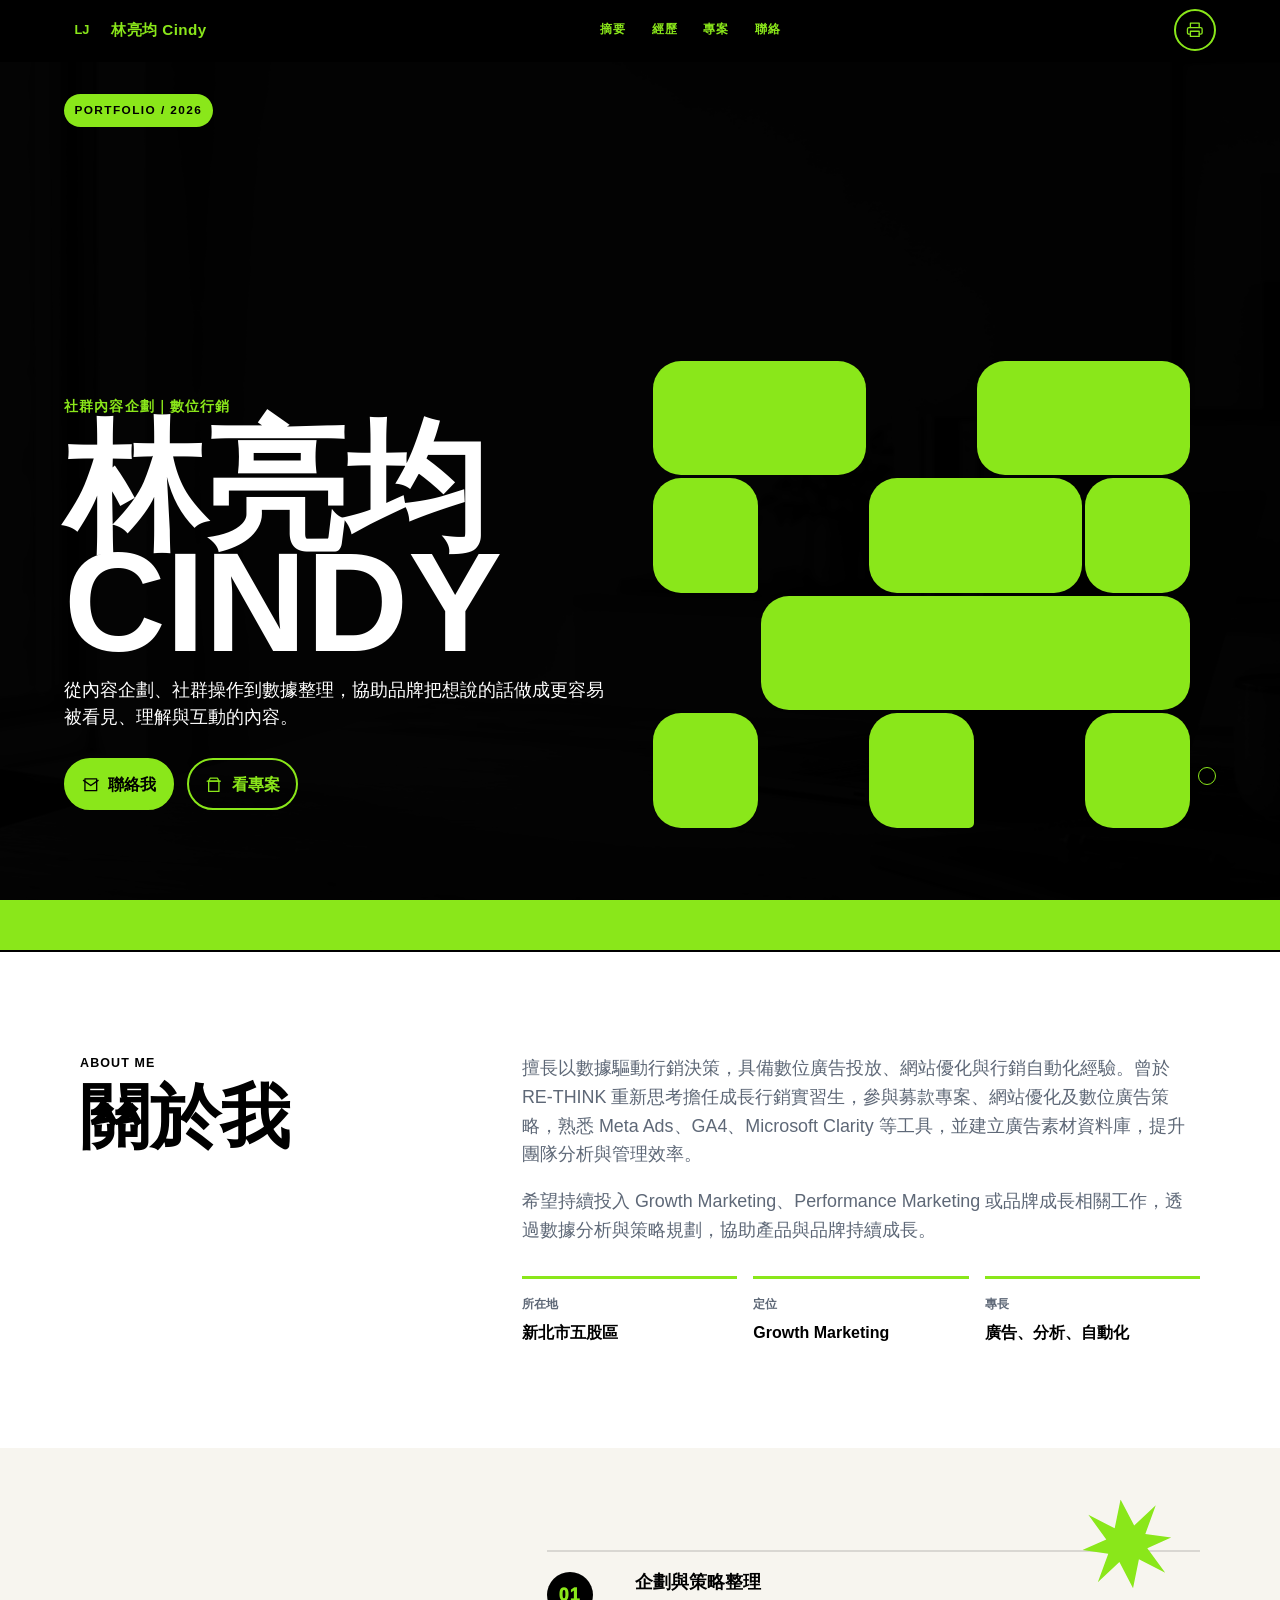
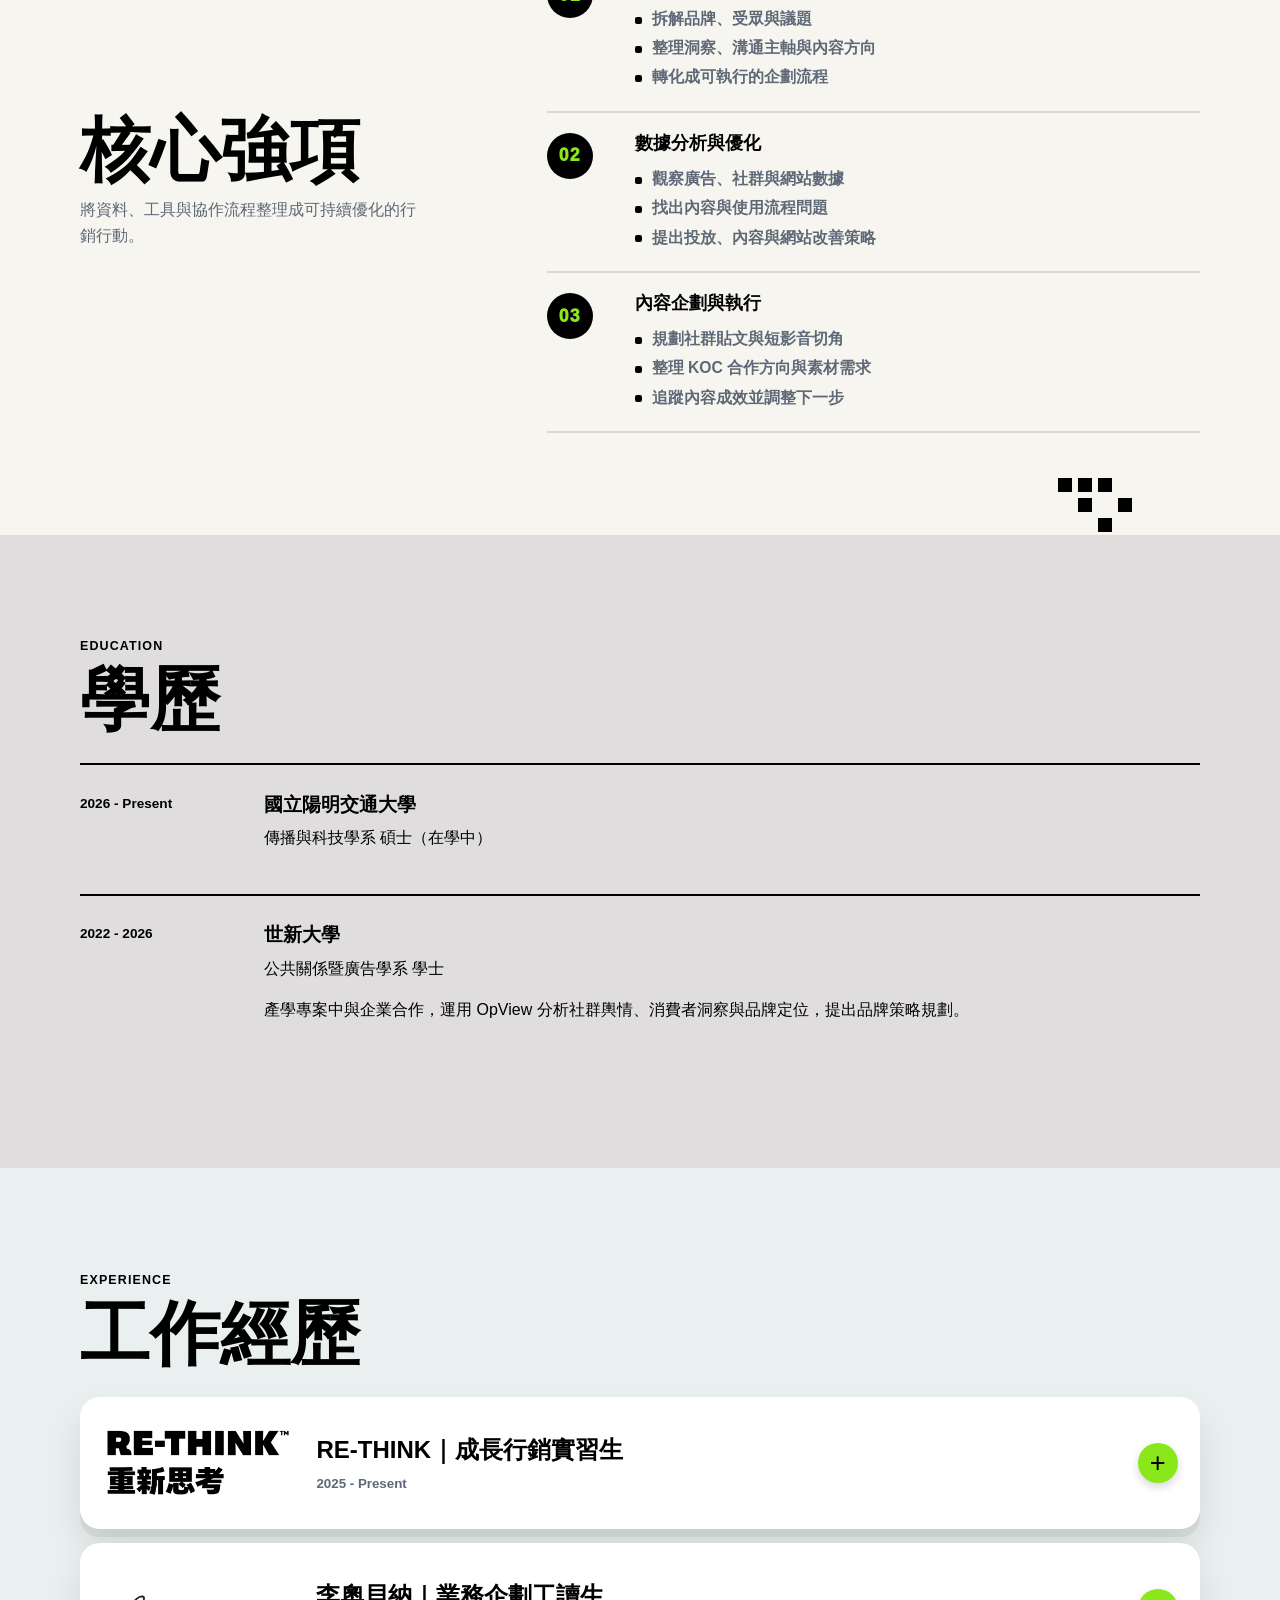
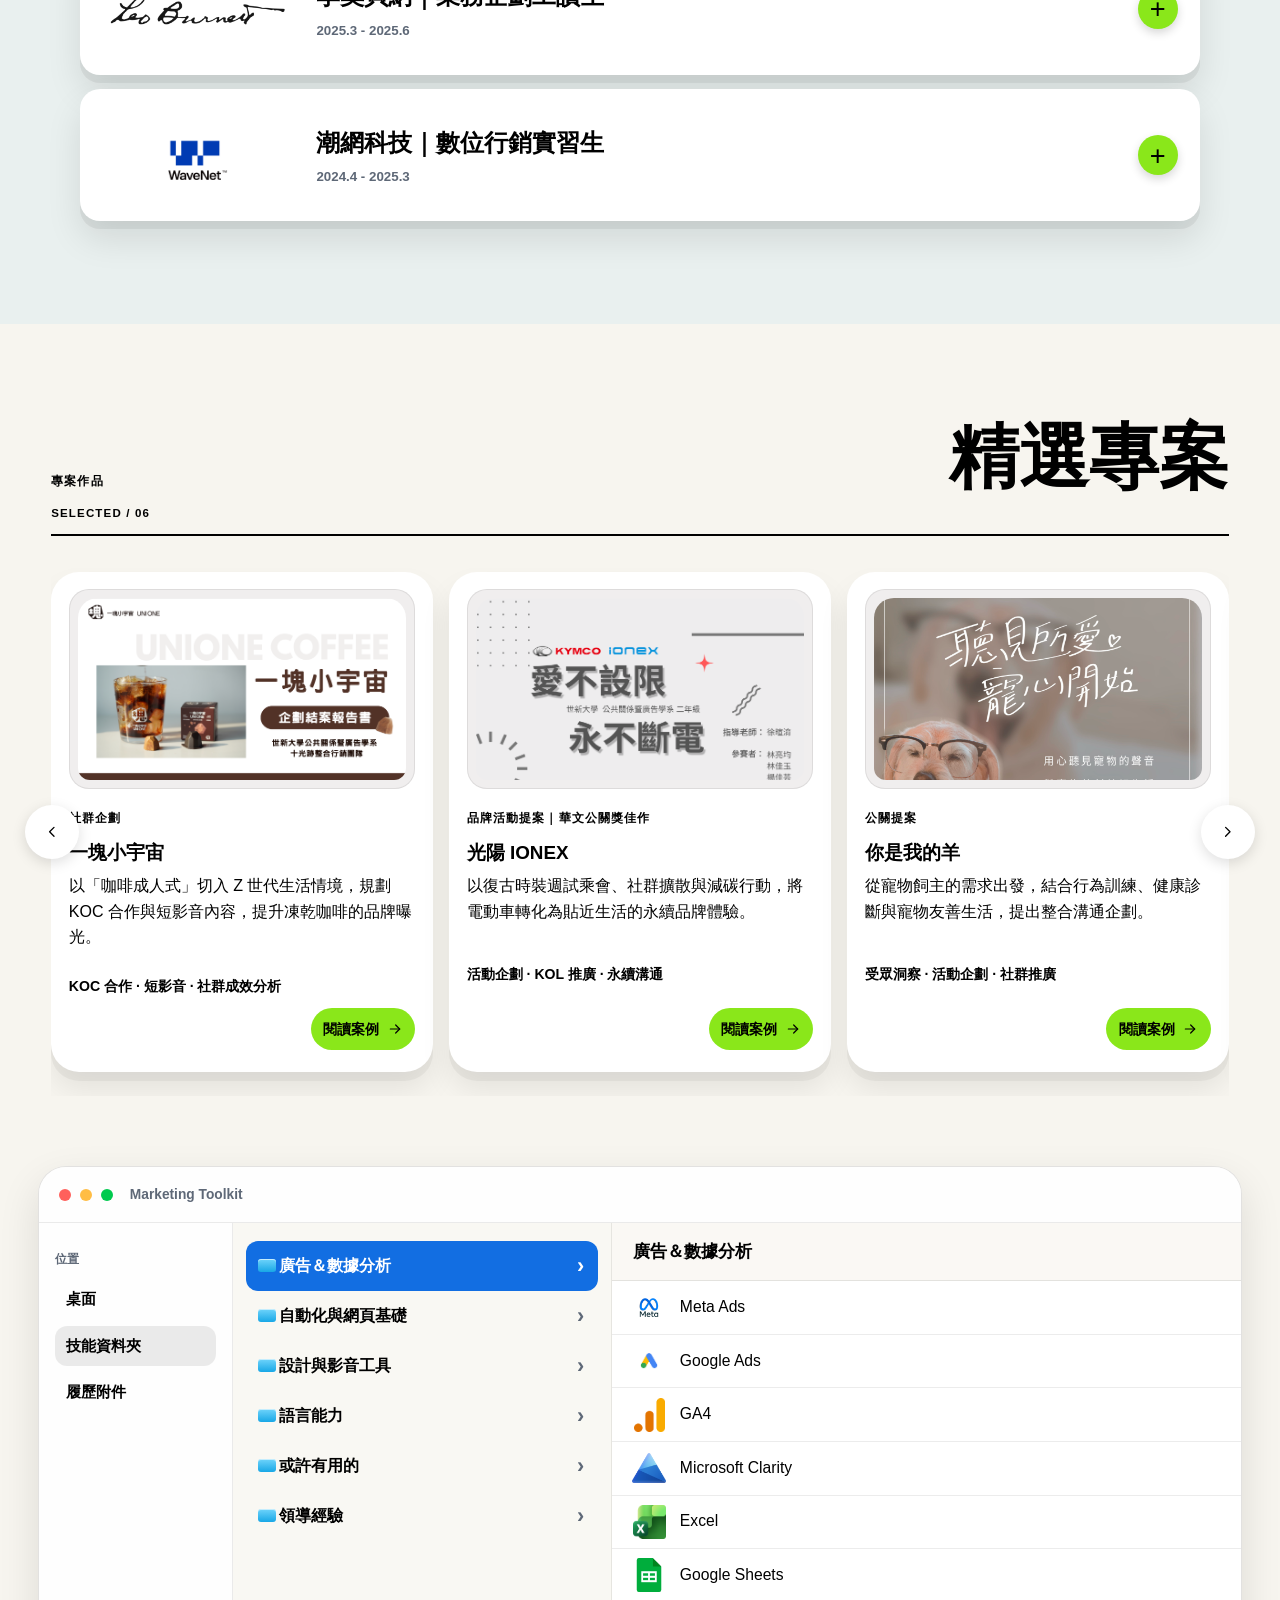
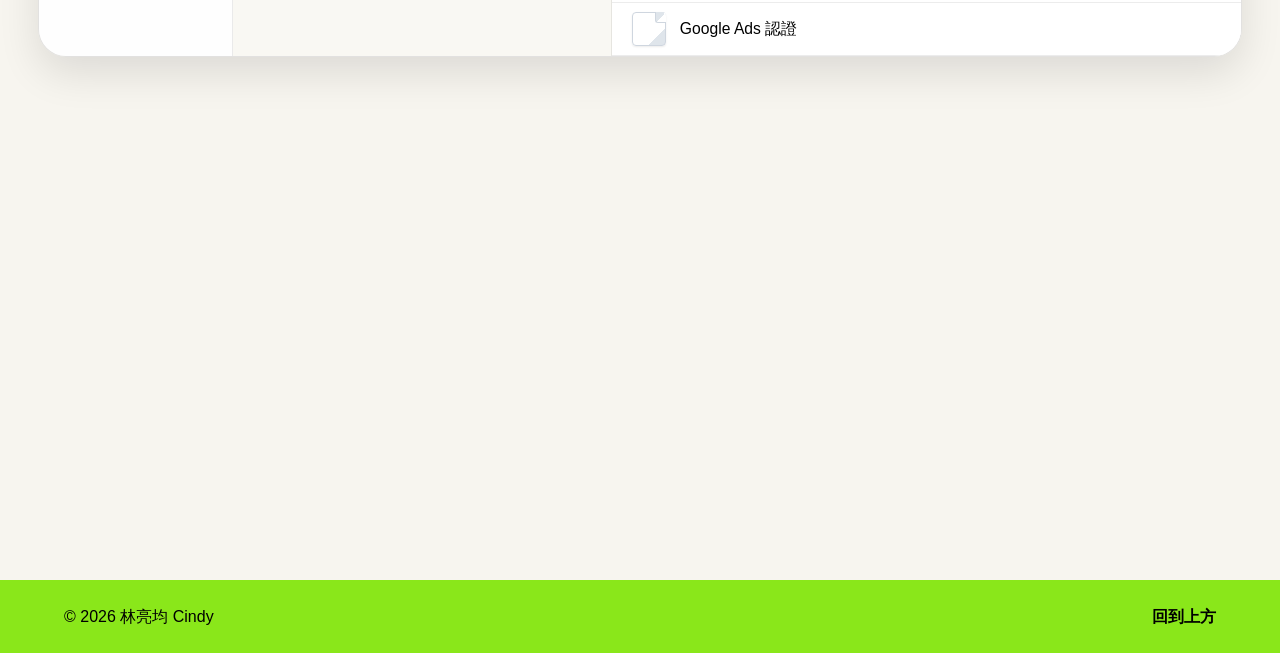
<file: index.html>
<!doctype html>
<html lang="zh-Hant">
  <head>
    <meta charset="utf-8">
    <meta name="viewport" content="width=device-width, initial-scale=1">
    <title>林亮均 Cindy | Growth Marketing</title>
    <meta
      name="description"
      content="林亮均 Cindy 的個人履歷網站，聚焦 Growth Marketing、Performance Marketing、數據分析與行銷自動化。"
    >
    <link rel="stylesheet" href="./styles.css">
  </head>
  <body class="portfolio-home">
    <header class="site-header" aria-label="主要導覽">
      <a class="brand" href="#top" aria-label="回到頁首">
        <span class="brand-mark">LJ</span>
        <span>林亮均 Cindy</span>
      </a>
      <nav class="nav-links" aria-label="頁面區塊">
        <a href="#profile">摘要</a>
        <a href="#experience">經歷</a>
        <a href="#projects">專案</a>
        <a href="#contact">聯絡</a>
      </nav>
      <button class="icon-button" type="button" id="printButton" aria-label="列印履歷">
        <svg viewBox="0 0 24 24" aria-hidden="true">
          <path d="M6 9V3h12v6"></path>
          <path d="M6 18H4a2 2 0 0 1-2-2v-5a2 2 0 0 1 2-2h16a2 2 0 0 1 2 2v5a2 2 0 0 1-2 2h-2"></path>
          <path d="M6 14h12v7H6z"></path>
        </svg>
      </button>
    </header>

    <main id="top">
      <section class="hero" aria-labelledby="hero-title">
        <img class="hero-image" src="./assets/workspace-banner.png" alt="整潔的專業工作桌面">
        <div class="hero-overlay"></div>
        <div class="hero-blocks" aria-hidden="true"><span></span><span></span><span></span><span></span><span></span><span></span><span></span><span></span><span></span></div>
        <div class="hero-pattern" aria-hidden="true"><span></span><span></span><span></span></div>
        <div class="hero-content">
          <p class="hero-index">PORTFOLIO / 2026</p>
          <p class="eyebrow">社群內容企劃｜數位行銷</p>
          <h1 id="hero-title">林亮均 Cindy</h1>
          <p class="hero-lede">
            從內容企劃、社群操作到數據整理，協助品牌把想說的話做成更容易被看見、理解與互動的內容。
          </p>
          <div class="hero-actions" aria-label="主要操作">
            <a class="primary-action" href="#contact">
              <svg viewBox="0 0 24 24" aria-hidden="true"><path d="M4 4h16v16H4z"></path><path d="m22 6-10 7L2 6"></path></svg>
              聯絡我
            </a>
            <a class="secondary-action" href="#projects">
              <svg viewBox="0 0 24 24" aria-hidden="true"><path d="M3 7h18"></path><path d="M7 3h10l2 4H5z"></path><path d="M5 7v14h14V7"></path></svg>
              看專案
            </a>
          </div>
        </div>
      </section>

      <div class="motion-tape" aria-hidden="true">
        <div>希望有機會被錄取 ٩(ˊᗜˋ*)و ✦ 內容企劃 ✦ 社群操作 (•̀ᴗ•́)و ✦ 數據整理 ✦ 品牌策略 ✦ 內容企劃 ✦ 社群操作 (•̀ᴗ•́)و ✦ 數據整理 ✦ 品牌策略 ✦ 希望有機會被錄取 ٩(ˊᗜˋ*)و</div>
      </div>

      <section class="summary-band" id="profile" aria-labelledby="profile-title" data-reveal>
        <div class="section-inner profile-grid">
          <div>
            <p class="section-kicker">About Me</p>
            <h2 id="profile-title">關於我</h2>
          </div>
          <div class="profile-copy">
            <p>
              擅長以數據驅動行銷決策，具備數位廣告投放、網站優化與行銷自動化經驗。曾於 RE-THINK 重新思考擔任成長行銷實習生，參與募款專案、網站優化及數位廣告策略，熟悉 Meta Ads、GA4、Microsoft Clarity 等工具，並建立廣告素材資料庫，提升團隊分析與管理效率。
            </p>
            <p>
              希望持續投入 Growth Marketing、Performance Marketing 或品牌成長相關工作，透過數據分析與策略規劃，協助產品與品牌持續成長。
            </p>
            <dl class="quick-facts">
              <div><dt>所在地</dt><dd>新北市五股區</dd></div>
              <div><dt>定位</dt><dd>Growth Marketing</dd></div>
              <div><dt>專長</dt><dd>廣告、分析、自動化</dd></div>
            </dl>
          </div>
        </div>
      </section>

      <section class="section-inner split-section strengths-section" aria-labelledby="strengths-title" data-reveal>
        <div>
          <h2 id="strengths-title">核心強項</h2>
          <p class="section-note">將資料、工具與協作流程整理成可持續優化的行銷行動。</p>
        </div>
        <ul class="skill-list" aria-label="核心強項列表">
          <li>
            <span class="skill-index">01</span>
            <span class="skill-title">企劃與策略整理</span>
            <ul>
              <li>拆解品牌、受眾與議題</li>
              <li>整理洞察、溝通主軸與內容方向</li>
              <li>轉化成可執行的企劃流程</li>
            </ul>
          </li>
          <li>
            <span class="skill-index">02</span>
            <span class="skill-title">數據分析與優化</span>
            <ul>
              <li>觀察廣告、社群與網站數據</li>
              <li>找出內容與使用流程問題</li>
              <li>提出投放、內容與網站改善策略</li>
            </ul>
          </li>
          <li>
            <span class="skill-index">03</span>
            <span class="skill-title">內容企劃與執行</span>
            <ul>
              <li>規劃社群貼文與短影音切角</li>
              <li>整理 KOC 合作方向與素材需求</li>
              <li>追蹤內容成效並調整下一步</li>
            </ul>
          </li>
        </ul>
      </section>

      <section class="education-band" aria-labelledby="education-title" data-reveal>
        <div class="section-inner">
          <div class="section-heading">
            <p class="section-kicker">Education</p>
            <h2 id="education-title">學歷</h2>
          </div>
          <div class="timeline">
            <article class="timeline-item">
              <div class="timeline-date">2026 - Present</div>
              <div class="timeline-content"><h3>國立陽明交通大學</h3><p>傳播與科技學系 碩士（在學中）</p></div>
            </article>
            <article class="timeline-item">
              <div class="timeline-date">2022 - 2026</div>
              <div class="timeline-content"><h3>世新大學</h3><p>公共關係暨廣告學系 學士</p><p>產學專案中與企業合作，運用 OpView 分析社群輿情、消費者洞察與品牌定位，提出品牌策略規劃。</p></div>
            </article>
          </div>
        </div>
      </section>

      <section class="experience-band" id="experience" aria-labelledby="experience-title" data-reveal>
        <div class="section-inner">
          <div class="section-heading"><p class="section-kicker">Experience</p><h2 id="experience-title">工作經歷</h2></div>
          <div class="experience-accordion" aria-label="公司工作經歷">
            <details class="experience-item">
              <summary>
                <span class="experience-logo rethink-logo"><img src="./assets/companies/rethink-logo.png" alt="RE-THINK 重新思考"></span>
                <span class="experience-summary"><strong>RE-THINK｜成長行銷實習生</strong><small>2025 - Present</small></span>
                <span class="experience-toggle" aria-hidden="true">+</span>
              </summary>
              <div class="experience-panel">
                <p>參與募款專案、網站優化與數位廣告策略，將廣告成效、使用者行為與團隊營運串成可行動的優化流程。</p>
                <ul>
                  <li>協助 Meta 募款廣告投放與日常優化，追蹤 CPA、CTR、ROAS 等成效指標。</li>
                  <li>使用 GA4 與 Microsoft Clarity 分析使用者行為，協助 Landing Page 與使用者體驗改善。</li>
                  <li>協助規劃 SEO 文章架構，提高網站自然流量與內容可讀性。</li>
                  <li>建立廣告素材資料庫，整合素材、文案、受眾與成效數據，並使用 Google Apps Script 建立管理流程。</li>
                  <li>協助年度募款專案、行銷企劃與「回收大百科」內容及架構優化。</li>
                </ul>
              </div>
            </details>
            <details class="experience-item">
              <summary>
                <span class="experience-logo leo-logo"><img src="./assets/companies/leo-burnett-logo.png" alt="Leo Burnett 李奧貝納"></span>
                <span class="experience-summary"><strong>李奧貝納｜業務企劃工讀生</strong><small>2025.3 - 2025.6</small></span>
                <span class="experience-toggle" aria-hidden="true">+</span>
              </summary>
              <div class="experience-panel">
                <p>協助業務企劃團隊整理例行報表並參與提案發想。</p>
                <ul>
                  <li>協助整理月報，將資料轉化為團隊可討論的行銷資訊，並利用 OpView 觀察品牌聲量。</li>
                  <li>參與提案發想，支援廣告企劃與溝通內容整理。</li>
                </ul>
              </div>
            </details>
            <details class="experience-item">
              <summary>
                <span class="experience-logo wave-logo"><img src="./assets/companies/wavenet-logo.png" alt="WaveNet 潮網科技"></span>
                <span class="experience-summary"><strong>潮網科技｜數位行銷實習生</strong><small>2024.4 - 2025.3</small></span>
                <span class="experience-toggle" aria-hidden="true">+</span>
              </summary>
              <div class="experience-panel">
                <p>參與數位廣告執行與資料整理，累積廣告操作與市場研究概念。</p>
                <ul>
                  <li>協助 AM 上稿，了解廣告操作流程與執行細節。</li>
                  <li>整理數據報表，支援廣告成效追蹤。</li>
                  <li>進行市場調查，協助團隊掌握產業與競品資訊。</li>
                </ul>
              </div>
            </details>
          </div>
        </div>
      </section>

      <section class="section-inner" id="projects" aria-labelledby="projects-title" data-reveal>
        <div class="section-heading"><p class="section-kicker">專案作品</p><h2 id="projects-title">精選專案</h2></div>
        <div class="project-carousel" aria-label="精選專案輪播">
          <div class="project-controls">
            <button class="carousel-button" type="button" id="projectPrev" aria-label="查看上一個專案">
              <svg viewBox="0 0 24 24" aria-hidden="true"><path d="m15 18-6-6 6-6"></path></svg>
            </button>
            <button class="carousel-button" type="button" id="projectNext" aria-label="查看下一個專案">
              <svg viewBox="0 0 24 24" aria-hidden="true"><path d="m9 18 6-6-6-6"></path></svg>
            </button>
          </div>
          <div class="project-grid" id="projectTrack" tabindex="0">
            <article class="project-card" data-href="./projects/one-block-universe.html" role="link" tabindex="0"><figure class="project-media"><img src="./assets/project-covers/one-block-universe.png" alt="一塊小宇宙企劃結案報告封面"></figure><p class="project-type">社群企劃</p><h3>一塊小宇宙</h3><p>以「咖啡成人式」切入 Z 世代生活情境，規劃 KOC 合作與短影音內容，提升凍乾咖啡的品牌曝光。</p><span class="project-tools">KOC 合作 · 短影音 · 社群成效分析</span><a href="./projects/one-block-universe.html">閱讀案例 <svg viewBox="0 0 24 24" aria-hidden="true"><path d="M5 12h14"></path><path d="m13 6 6 6-6 6"></path></svg></a></article>
            <article class="project-card" data-href="./projects/ionex.html" role="link" tabindex="0"><figure class="project-media"><img src="./assets/project-covers/ionex.png" alt="光陽 IONEX 永不斷電企劃封面"></figure><p class="project-type">品牌活動提案｜華文公關獎佳作</p><h3>光陽 IONEX</h3><p>以復古時裝週試乘會、社群擴散與減碳行動，將電動車轉化為貼近生活的永續品牌體驗。</p><span class="project-tools">活動企劃 · KOL 推廣 · 永續溝通</span><a href="./projects/ionex.html">閱讀案例 <svg viewBox="0 0 24 24" aria-hidden="true"><path d="M5 12h14"></path><path d="m13 6 6 6-6 6"></path></svg></a></article>
            <article class="project-card" data-href="./projects/you-are-my-sheep.html" role="link" tabindex="0"><figure class="project-media"><img src="./assets/project-covers/you-are-my-sheep-card.png" alt="你是我的羊公關提案封面"></figure><p class="project-type">公關提案</p><h3>你是我的羊</h3><p>從寵物飼主的需求出發，結合行為訓練、健康診斷與寵物友善生活，提出整合溝通企劃。</p><span class="project-tools">受眾洞察 · 活動企劃 · 社群推廣</span><a href="./projects/you-are-my-sheep.html">閱讀案例 <svg viewBox="0 0 24 24" aria-hidden="true"><path d="M5 12h14"></path><path d="m13 6 6 6-6 6"></path></svg></a></article>
            <article class="project-card" data-href="./projects/golden-calf.html" role="link" tabindex="0"><figure class="project-media"><img src="./assets/project-covers/golden-calf-card.png" alt="饅不住了頭偷告訴你金犢獎企劃封面"></figure><p class="project-type">2023 金犢獎｜旺旺集團網路行銷企劃</p><h3>饅不住了，頭偷告訴你</h3><p>以健康與快樂為溝通核心，透過社群互動、親子活動與體驗內容，為旺仔小饅頭設計四階段整合行銷企劃。</p><span class="project-tools">品牌洞察 · 社群企劃 · KOL 合作 · 活動整合</span><a href="./projects/golden-calf.html">閱讀案例 <svg viewBox="0 0 24 24" aria-hidden="true"><path d="M5 12h14"></path><path d="m13 6 6 6-6 6"></path></svg></a></article>
            <article class="project-card" data-href="./projects/ad-creative-database.html" role="link" tabindex="0"><figure class="project-media"><img src="./assets/project-covers/ad-creative-database.png" alt="廣告素材資料庫介面展示"></figure><p class="project-type">內部工具｜行銷自動化</p><h3>廣告素材資料庫</h3><p>建立內部素材資料庫，整合素材圖像、投放切角、受眾分類與成效欄位，協助團隊快速篩選可復投素材。</p><span class="project-tools">Google Apps Script · Google Sheets · 資料保密僅展示截圖</span><a href="./projects/ad-creative-database.html">閱讀案例 <svg viewBox="0 0 24 24" aria-hidden="true"><path d="M5 12h14"></path><path d="m13 6 6 6-6 6"></path></svg></a></article>
            <article class="project-card" data-href="./projects/recyclepedia.html" role="link" tabindex="0"><figure class="project-media"><img src="./assets/project-covers/recyclepedia.png" alt="回收大百科網站優化封面"></figure><p class="project-type">RE-THINK｜網站優化提案</p><h3>回收大百科網站優化</h3><p>透過 GA4 與 Microsoft Clarity 觀察使用者行為，並參考網站範例與 mentor 討論，整理搜尋、導覽與文章頁功能優化方向。</p><span class="project-tools">GA4 · Microsoft Clarity · 網站範例研究</span><a href="./projects/recyclepedia.html">閱讀案例 <svg viewBox="0 0 24 24" aria-hidden="true"><path d="M5 12h14"></path><path d="m13 6 6 6-6 6"></path></svg></a></article>
          </div>
        </div>
      </section>

      <section class="skills-band toolkit-band" aria-label="工具、證照與經驗" data-reveal>
        <div class="section-inner toolkit-full">
          <div class="finder-window" aria-label="工具、證照與經驗 Finder 視窗">
            <div class="finder-window-bar"><span></span><span></span><span></span><strong>Marketing Toolkit</strong></div>
            <div class="finder-body">
              <aside class="finder-sidebar" aria-label="工具箱位置">
                <span>位置</span>
                <strong>桌面</strong>
                <strong class="is-current">技能資料夾</strong>
                <strong>履歷附件</strong>
              </aside>
              <nav class="finder-list" aria-label="工具分類">
                <button class="finder-category is-active" type="button" data-finder-target="ads" aria-selected="true">廣告＆數據分析</button>
                <button class="finder-category" type="button" data-finder-target="automation" aria-selected="false">自動化與網頁基礎</button>
                <button class="finder-category" type="button" data-finder-target="design" aria-selected="false">設計與影音工具</button>
                <button class="finder-category" type="button" data-finder-target="language" aria-selected="false">語言能力</button>
                <button class="finder-category" type="button" data-finder-target="extra" aria-selected="false">或許有用的</button>
                <button class="finder-category" type="button" data-finder-target="leadership" aria-selected="false">領導經驗</button>
              </nav>
              <div class="finder-detail" aria-live="polite">
                <article class="finder-panel is-active" data-finder-panel="ads"><span class="finder-panel-icon" aria-hidden="true"></span><h3>廣告＆數據分析</h3><ul><li><img class="finder-logo" src="./assets/toolkit/meta.png" alt="">Meta Ads</li><li><img class="finder-logo" src="./assets/toolkit/google-ads.png" alt="">Google Ads</li><li><img class="finder-logo" src="./assets/toolkit/ga4.png" alt="">GA4</li><li><img class="finder-logo" src="./assets/toolkit/clarity.png" alt="">Microsoft Clarity</li><li><img class="finder-logo" src="./assets/toolkit/excel.png" alt="">Excel</li><li><img class="finder-logo" src="./assets/toolkit/google-sheets.png" alt="">Google Sheets</li><li><span class="finder-file-icon" aria-hidden="true"></span>Google Ads 認證</li></ul></article>
                <article class="finder-panel" data-finder-panel="automation"><span class="finder-panel-icon" aria-hidden="true"></span><h3>自動化與網頁基礎</h3><ul><li><img class="finder-logo" src="./assets/toolkit/apps-script.png" alt="">Google Apps Script</li><li><img class="finder-logo" src="./assets/toolkit/wordpress.png" alt="">WordPress</li></ul></article>
                <article class="finder-panel" data-finder-panel="design"><span class="finder-panel-icon" aria-hidden="true"></span><h3>設計與影音工具</h3><ul><li><img class="finder-logo" src="./assets/toolkit/canva.png" alt="">Canva</li><li><img class="finder-logo" src="./assets/toolkit/capcut.png" alt="">CapCut</li><li><img class="finder-logo" src="./assets/toolkit/figma.png" alt="">Figma</li></ul></article>
                <article class="finder-panel" data-finder-panel="language"><span class="finder-panel-icon" aria-hidden="true"></span><h3>語言能力</h3><ul><li><img class="finder-logo" src="./assets/toolkit/toeic.png" alt="">TOEIC 815</li></ul></article>
                <article class="finder-panel" data-finder-panel="extra"><span class="finder-panel-icon" aria-hidden="true"></span><h3>或許有用的</h3><ul><li><a href="./assets/toolkit/youtube-creator-badge.pdf" target="_blank" rel="noreferrer"><span class="finder-file-icon finder-file-icon-pdf" aria-hidden="true">PDF</span>YouTube 創作者新星計畫.pdf</a></li><li><span class="finder-file-icon" aria-hidden="true"></span>普通重型機車駕照</li><li><span class="finder-file-icon" aria-hidden="true"></span>普通小型車駕照</li></ul></article>
                <article class="finder-panel" data-finder-panel="leadership"><span class="finder-panel-icon" aria-hidden="true"></span><h3>領導經驗</h3><ul><li><span class="finder-file-icon" aria-hidden="true"></span><span><strong>高中吉他社社長：</strong>負責活動規劃、團隊管理與跨社團合作。</span></li><li><span class="finder-file-icon" aria-hidden="true"></span><span><strong>畢業聯合會副主席：</strong>協助大型校園活動規劃與團隊協作。</span></li></ul></article>
              </div>
            </div>
          </div>
        </div>
      </section>

      <section class="contact-band" id="contact" aria-labelledby="contact-title" data-reveal>
        <div class="section-inner contact-layout">
          <div><p class="section-kicker">Contact</p><h2 id="contact-title">找得到我的地方</h2><p class="contact-note">希望有機會被錄取 ٩(ˊᗜˋ*)و</p></div>
          <address class="contact-list">
            <a href="mailto:abcd274585@gmail.com"><span>Email</span>abcd274585@gmail.com</a>
            <a href="tel:0963575801"><span>Phone</span>0963-575-801</a>
          </address>
        </div>
      </section>
    </main>

    <footer class="site-footer"><span>© <span id="year"></span> 林亮均 Cindy</span><a href="#top">回到上方</a></footer>
    <script src="./script.js"></script>
  </body>
</html>
</file>
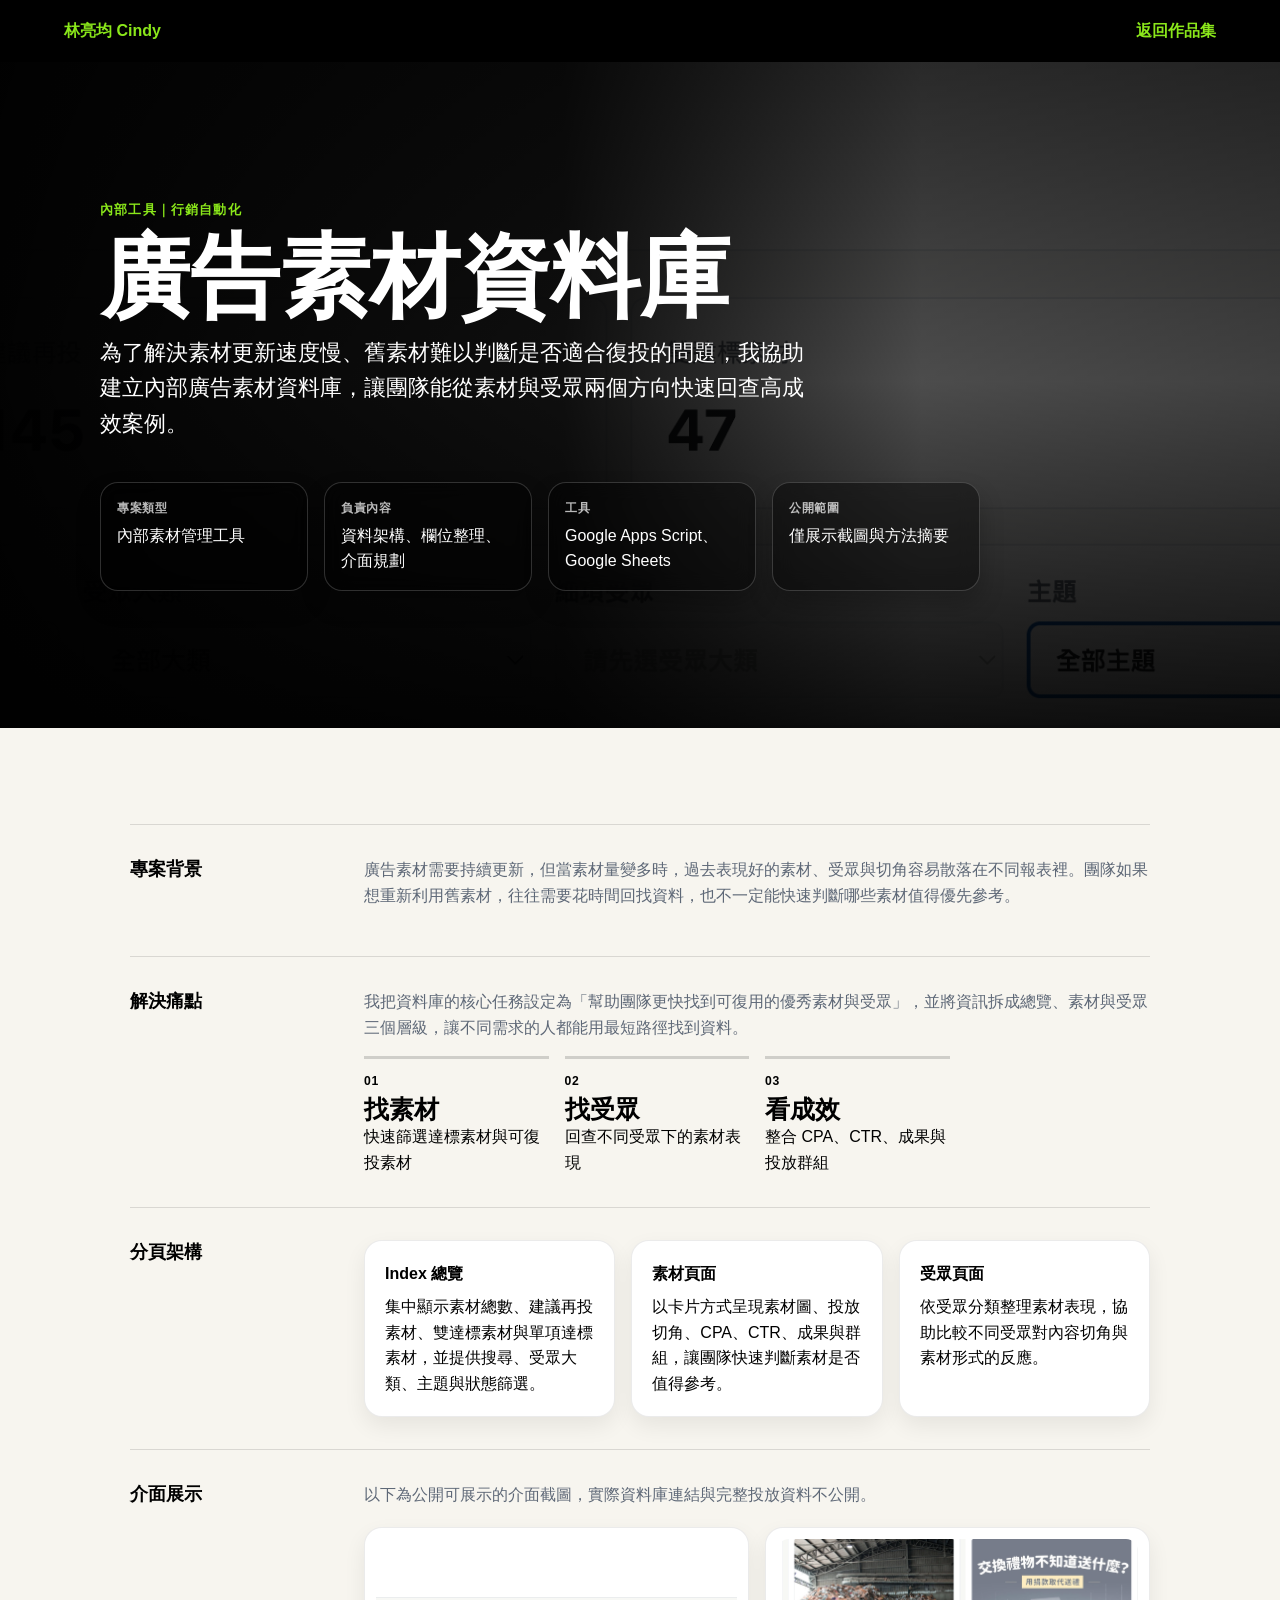
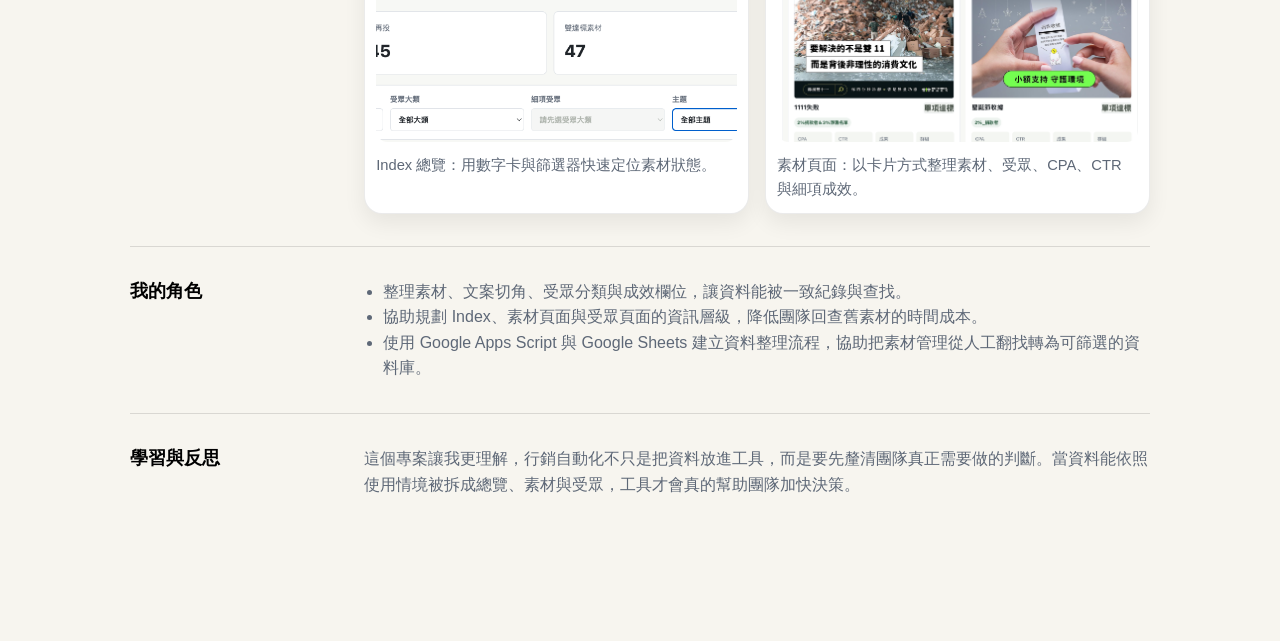
<file: projects/ad-creative-database.html>
<!doctype html>
<html lang="zh-Hant">
  <head>
    <meta charset="utf-8">
    <meta name="viewport" content="width=device-width, initial-scale=1">
    <title>廣告素材資料庫 | 林亮均 Cindy</title>
    <link rel="stylesheet" href="../styles.css">
  </head>
  <body class="portfolio-case">
    <header class="case-header">
      <a href="../index.html">林亮均 Cindy</a>
      <a href="../index.html#projects">返回作品集</a>
    </header>
    <main>
      <section class="case-hero database" style="--case-image: url('../assets/project-covers/ad-creative-database-index.png');">
        <img class="case-hero-bg" src="../assets/project-covers/ad-creative-database-index.png" alt="">
        <div class="case-hero-inner">
          <p class="case-kicker">內部工具｜行銷自動化</p>
          <h1>廣告素材資料庫</h1>
          <p class="case-lede">
            為了解決素材更新速度慢、舊素材難以判斷是否適合復投的問題，我協助建立內部廣告素材資料庫，讓團隊能從素材與受眾兩個方向快速回查高成效案例。
          </p>
          <div class="case-meta">
            <div><span>專案類型</span>內部素材管理工具</div>
            <div><span>負責內容</span>資料架構、欄位整理、介面規劃</div>
            <div><span>工具</span>Google Apps Script、Google Sheets</div>
            <div><span>公開範圍</span>僅展示截圖與方法摘要</div>
          </div>
        </div>
      </section>

      <div class="case-content">
        <section class="case-section">
          <h2>專案背景</h2>
          <div>
            <p>
              廣告素材需要持續更新，但當素材量變多時，過去表現好的素材、受眾與切角容易散落在不同報表裡。團隊如果想重新利用舊素材，往往需要花時間回找資料，也不一定能快速判斷哪些素材值得優先參考。
            </p>
          </div>
        </section>

        <section class="case-section">
          <h2>解決痛點</h2>
          <div>
            <p>
              我把資料庫的核心任務設定為「幫助團隊更快找到可復用的優秀素材與受眾」，並將資訊拆成總覽、素材與受眾三個層級，讓不同需求的人都能用最短路徑找到資料。
            </p>
            <div class="result-grid">
              <div class="result-item"><span>01</span><strong>找素材</strong>快速篩選達標素材與可復投素材</div>
              <div class="result-item"><span>02</span><strong>找受眾</strong>回查不同受眾下的素材表現</div>
              <div class="result-item"><span>03</span><strong>看成效</strong>整合 CPA、CTR、成果與投放群組</div>
            </div>
          </div>
        </section>

        <section class="case-section">
          <h2>分頁架構</h2>
          <div class="execution-grid">
            <div><strong>Index 總覽</strong>集中顯示素材總數、建議再投素材、雙達標素材與單項達標素材，並提供搜尋、受眾大類、主題與狀態篩選。</div>
            <div><strong>素材頁面</strong>以卡片方式呈現素材圖、投放切角、CPA、CTR、成果與群組，讓團隊快速判斷素材是否值得參考。</div>
            <div><strong>受眾頁面</strong>依受眾分類整理素材表現，協助比較不同受眾對內容切角與素材形式的反應。</div>
          </div>
        </section>

        <section class="case-section">
          <h2>介面展示</h2>
          <div>
            <p>
              以下為公開可展示的介面截圖，實際資料庫連結與完整投放資料不公開。
            </p>
            <div class="case-screenshot-grid">
              <figure>
                <img src="../assets/project-covers/ad-creative-database-index.png" alt="廣告素材資料庫 Index 總覽">
                <figcaption>Index 總覽：用數字卡與篩選器快速定位素材狀態。</figcaption>
              </figure>
              <figure>
                <img src="../assets/project-covers/ad-creative-database.png" alt="廣告素材資料庫素材卡片頁">
                <figcaption>素材頁面：以卡片方式整理素材、受眾、CPA、CTR 與細項成效。</figcaption>
              </figure>
            </div>
          </div>
        </section>

        <section class="case-section">
          <h2>我的角色</h2>
          <div>
            <ul>
              <li>整理素材、文案切角、受眾分類與成效欄位，讓資料能被一致紀錄與查找。</li>
              <li>協助規劃 Index、素材頁面與受眾頁面的資訊層級，降低團隊回查舊素材的時間成本。</li>
              <li>使用 Google Apps Script 與 Google Sheets 建立資料整理流程，協助把素材管理從人工翻找轉為可篩選的資料庫。</li>
            </ul>
          </div>
        </section>

        <section class="case-section">
          <h2>學習與反思</h2>
          <div>
            <p>
              這個專案讓我更理解，行銷自動化不只是把資料放進工具，而是要先釐清團隊真正需要做的判斷。當資料能依照使用情境被拆成總覽、素材與受眾，工具才會真的幫助團隊加快決策。
            </p>
          </div>
        </section>
      </div>
    </main>
  </body>
</html>
</file>
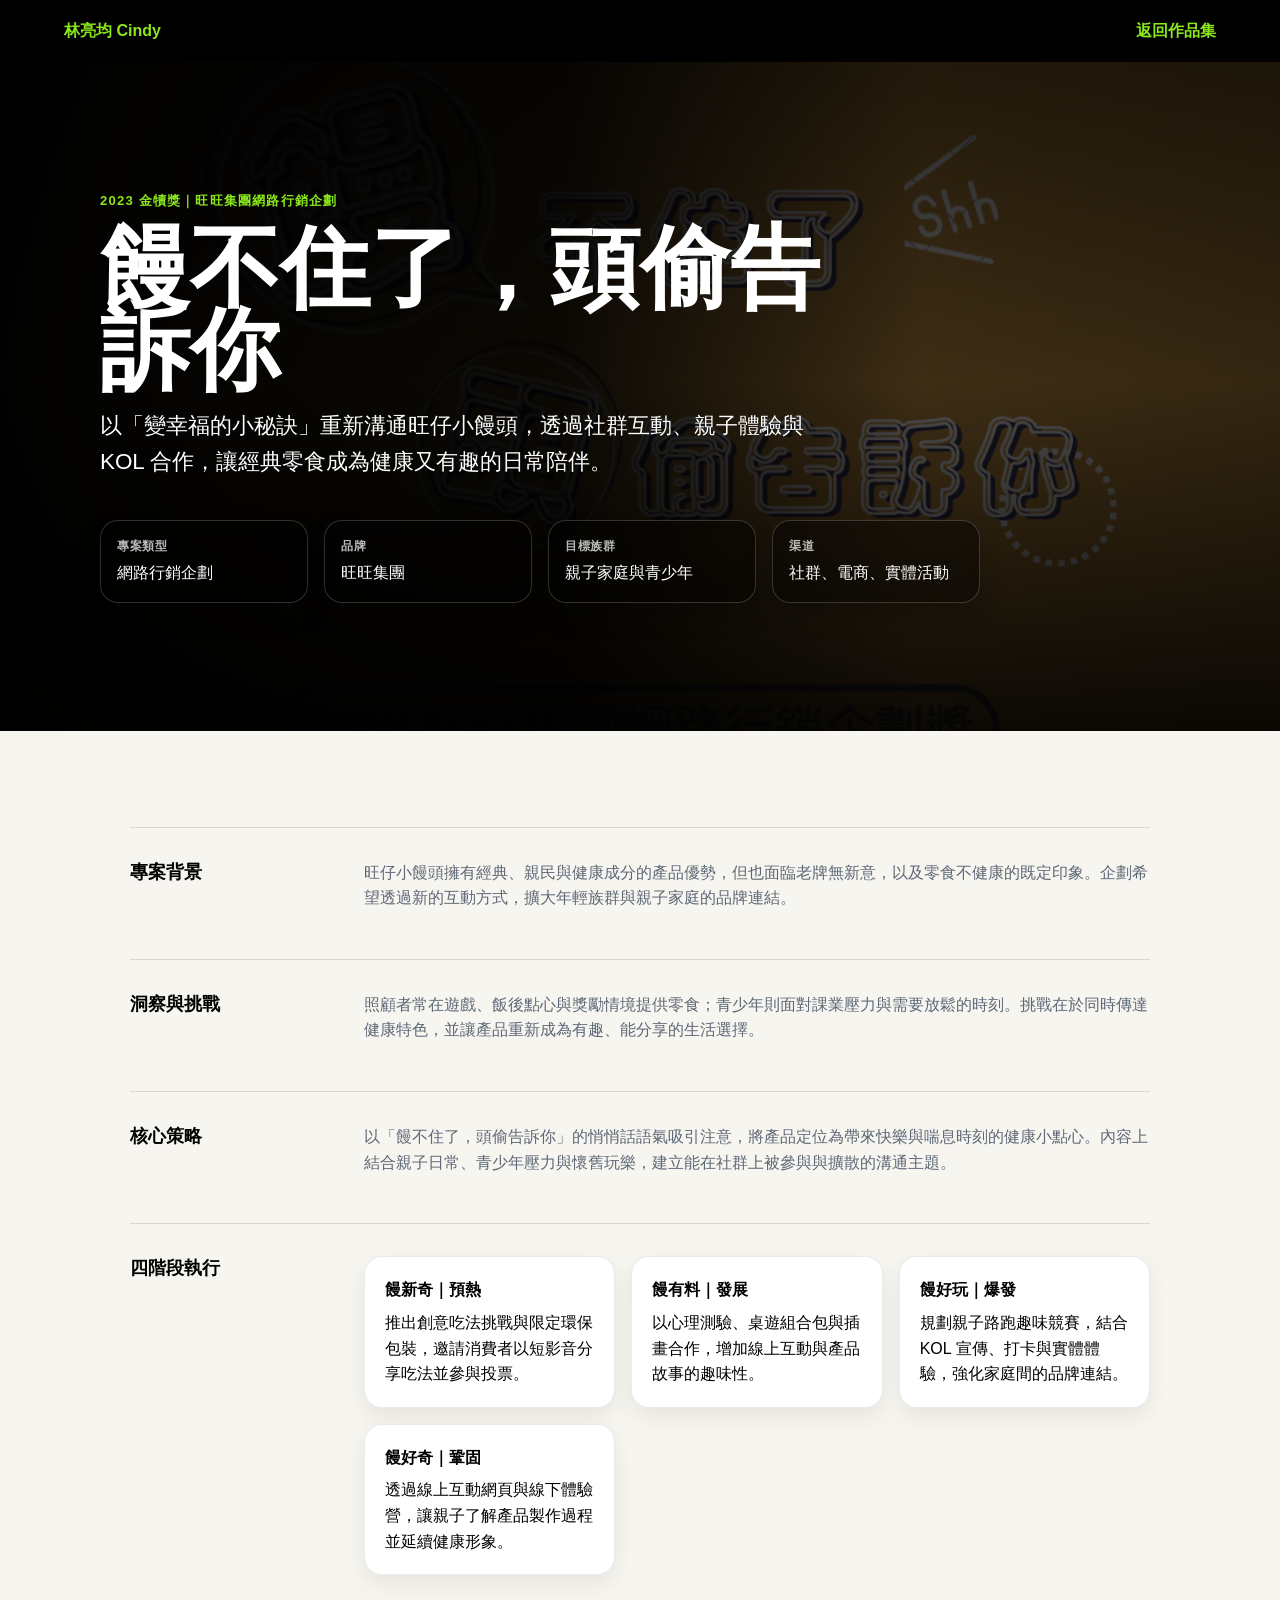
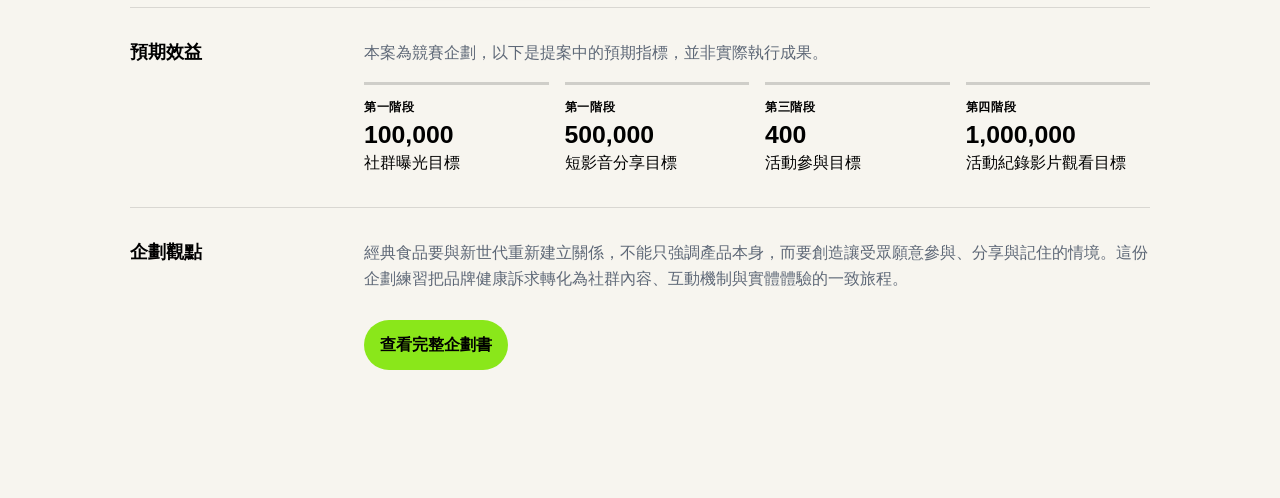
<file: projects/golden-calf.html>
<!doctype html>
<html lang="zh-Hant">
  <head><meta charset="utf-8"><meta name="viewport" content="width=device-width, initial-scale=1"><title>饅不住了，頭偷告訴你 | 林亮均 Cindy</title><link rel="stylesheet" href="../styles.css"></head>
  <body class="portfolio-case">
    <header class="case-header"><a href="../index.html">林亮均 Cindy</a><a href="../index.html#projects">返回作品集</a></header>
    <main>
      <section class="case-hero coffee" style="--case-image: url('../assets/project-covers/golden-calf-card.png');"><img class="case-hero-bg" src="../assets/project-covers/golden-calf-card.png" alt=""><div class="case-hero-inner"><p class="case-kicker">2023 金犢獎｜旺旺集團網路行銷企劃</p><h1>饅不住了，頭偷告訴你</h1><p class="case-lede">以「變幸福的小秘訣」重新溝通旺仔小饅頭，透過社群互動、親子體驗與 KOL 合作，讓經典零食成為健康又有趣的日常陪伴。</p><div class="case-meta"><div><span>專案類型</span>網路行銷企劃</div><div><span>品牌</span>旺旺集團</div><div><span>目標族群</span>親子家庭與青少年</div><div><span>渠道</span>社群、電商、實體活動</div></div></div></section>
      <div class="case-content">
        <section class="case-section"><h2>專案背景</h2><div><p>旺仔小饅頭擁有經典、親民與健康成分的產品優勢，但也面臨老牌無新意，以及零食不健康的既定印象。企劃希望透過新的互動方式，擴大年輕族群與親子家庭的品牌連結。</p></div></section>
        <section class="case-section"><h2>洞察與挑戰</h2><div><p>照顧者常在遊戲、飯後點心與獎勵情境提供零食；青少年則面對課業壓力與需要放鬆的時刻。挑戰在於同時傳達健康特色，並讓產品重新成為有趣、能分享的生活選擇。</p></div></section>
        <section class="case-section"><h2>核心策略</h2><div><p>以「饅不住了，頭偷告訴你」的悄悄話語氣吸引注意，將產品定位為帶來快樂與喘息時刻的健康小點心。內容上結合親子日常、青少年壓力與懷舊玩樂，建立能在社群上被參與與擴散的溝通主題。</p></div></section>
        <section class="case-section"><h2>四階段執行</h2><div class="execution-grid"><div><strong>饅新奇｜預熱</strong>推出創意吃法挑戰與限定環保包裝，邀請消費者以短影音分享吃法並參與投票。</div><div><strong>饅有料｜發展</strong>以心理測驗、桌遊組合包與插畫合作，增加線上互動與產品故事的趣味性。</div><div><strong>饅好玩｜爆發</strong>規劃親子路跑趣味競賽，結合 KOL 宣傳、打卡與實體體驗，強化家庭間的品牌連結。</div><div><strong>饅好奇｜鞏固</strong>透過線上互動網頁與線下體驗營，讓親子了解產品製作過程並延續健康形象。</div></div></section>
        <section class="case-section"><h2>預期效益</h2><div><p>本案為競賽企劃，以下是提案中的預期指標，並非實際執行成果。</p><div class="result-grid"><div class="result-item"><span>第一階段</span><strong>100,000</strong>社群曝光目標</div><div class="result-item"><span>第一階段</span><strong>500,000</strong>短影音分享目標</div><div class="result-item"><span>第三階段</span><strong>400</strong>活動參與目標</div><div class="result-item"><span>第四階段</span><strong>1,000,000</strong>活動紀錄影片觀看目標</div></div></div></section>
        <section class="case-section"><h2>企劃觀點</h2><div><p>經典食品要與新世代重新建立關係，不能只強調產品本身，而要創造讓受眾願意參與、分享與記住的情境。這份企劃練習把品牌健康訴求轉化為社群內容、互動機制與實體體驗的一致旅程。</p><a class="case-download" href="https://drive.google.com/file/d/1M0Ej8bifPfkq2VZh8G2tEgRggyUFWkf2/view?usp=drive_link" target="_blank" rel="noreferrer">查看完整企劃書</a></div></section>
      </div>
    </main>
  </body>
</html>
</file>
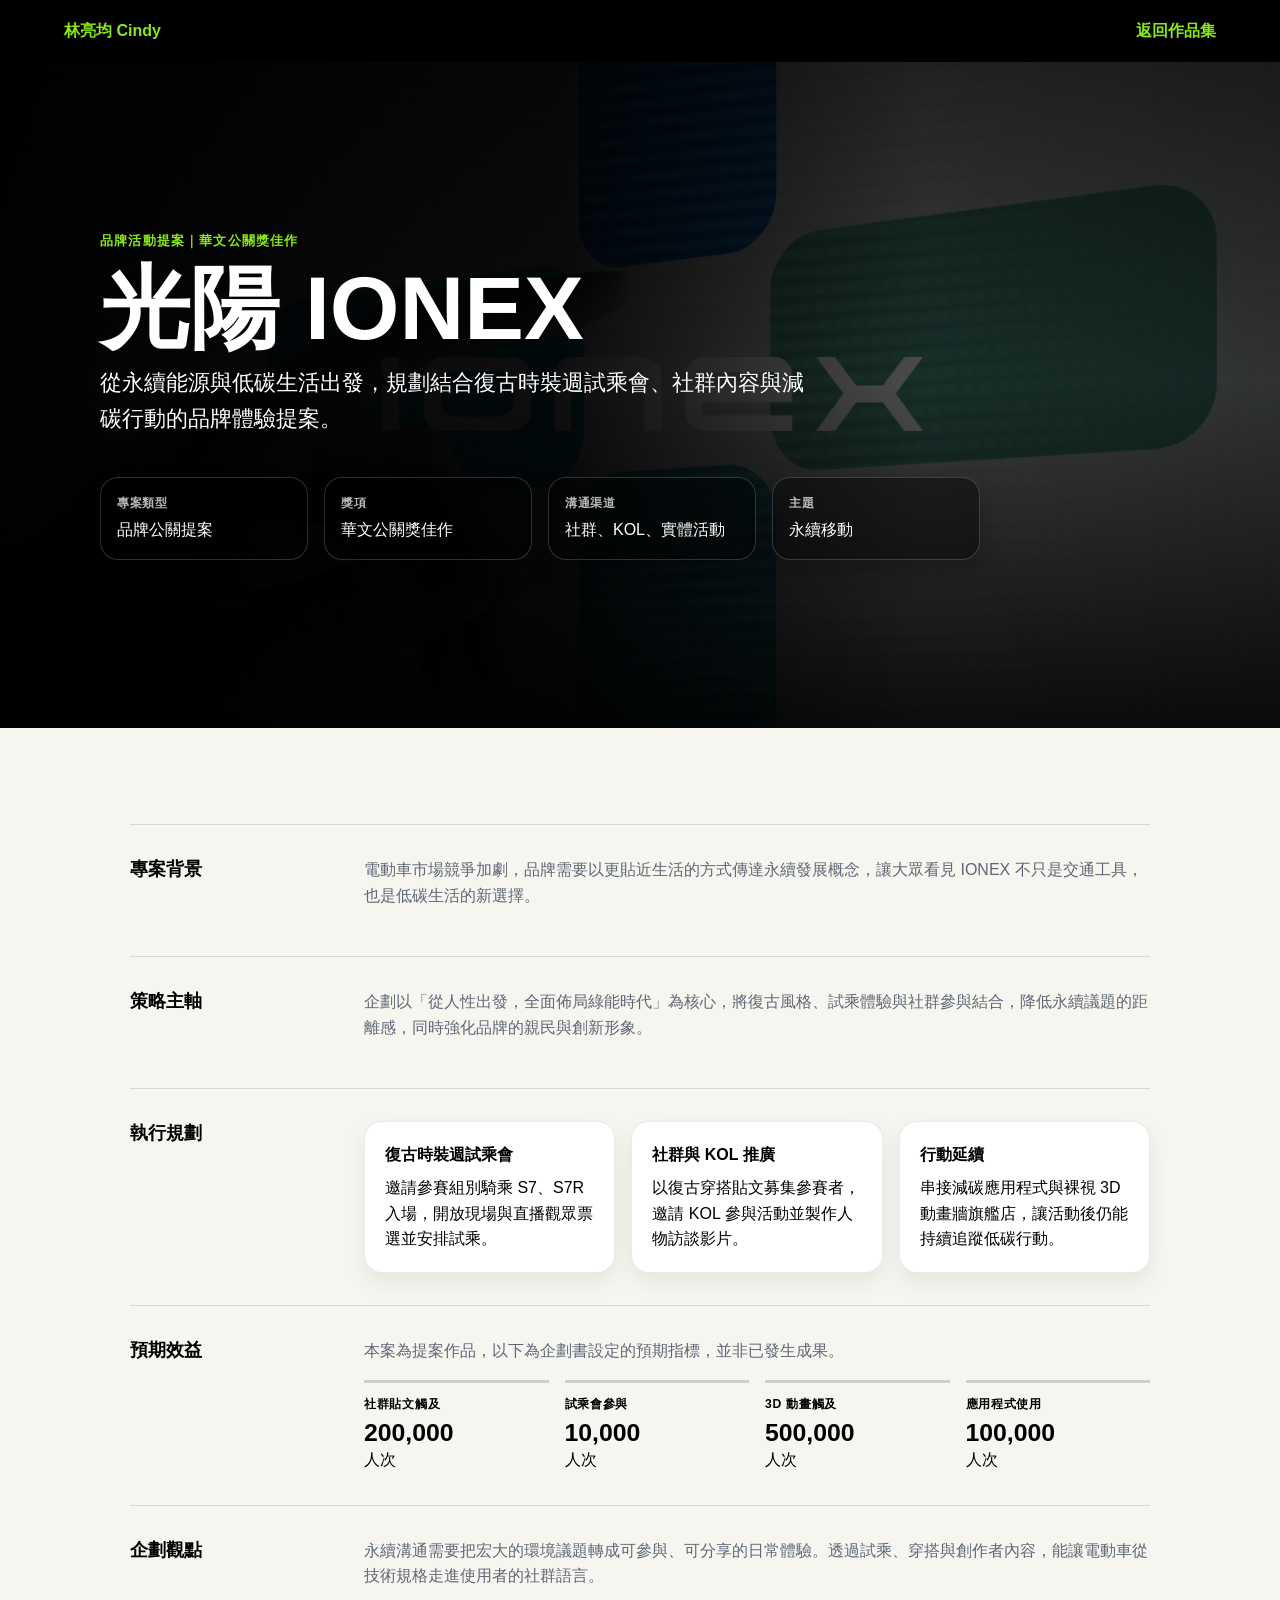
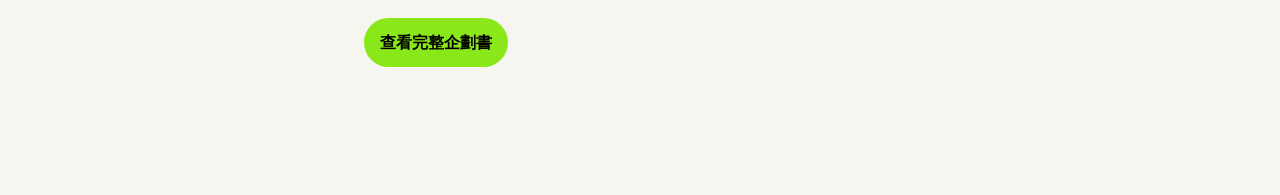
<file: projects/ionex.html>
<!doctype html>
<html lang="zh-Hant">
  <head><meta charset="utf-8"><meta name="viewport" content="width=device-width, initial-scale=1"><title>光陽 IONEX | 林亮均 Cindy</title><link rel="stylesheet" href="../styles.css"></head>
  <body class="portfolio-case">
    <header class="case-header"><a href="../index.html">林亮均 Cindy</a><a href="../index.html#projects">返回作品集</a></header>
    <main>
      <section class="case-hero ionex" style="--case-image: url('../assets/project-covers/ionex-brand.png');"><img class="case-hero-bg" src="../assets/project-covers/ionex-brand.png" alt=""><div class="case-hero-inner"><p class="case-kicker">品牌活動提案｜華文公關獎佳作</p><h1>光陽 IONEX</h1><p class="case-lede">從永續能源與低碳生活出發，規劃結合復古時裝週試乘會、社群內容與減碳行動的品牌體驗提案。</p><div class="case-meta"><div><span>專案類型</span>品牌公關提案</div><div><span>獎項</span>華文公關獎佳作</div><div><span>溝通渠道</span>社群、KOL、實體活動</div><div><span>主題</span>永續移動</div></div></div></section>
      <div class="case-content">
        <section class="case-section"><h2>專案背景</h2><div><p>電動車市場競爭加劇，品牌需要以更貼近生活的方式傳達永續發展概念，讓大眾看見 IONEX 不只是交通工具，也是低碳生活的新選擇。</p></div></section>
        <section class="case-section"><h2>策略主軸</h2><div><p>企劃以「從人性出發，全面佈局綠能時代」為核心，將復古風格、試乘體驗與社群參與結合，降低永續議題的距離感，同時強化品牌的親民與創新形象。</p></div></section>
        <section class="case-section"><h2>執行規劃</h2><div class="execution-grid"><div><strong>復古時裝週試乘會</strong>邀請參賽組別騎乘 S7、S7R 入場，開放現場與直播觀眾票選並安排試乘。</div><div><strong>社群與 KOL 推廣</strong>以復古穿搭貼文募集參賽者，邀請 KOL 參與活動並製作人物訪談影片。</div><div><strong>行動延續</strong>串接減碳應用程式與裸視 3D 動畫牆旗艦店，讓活動後仍能持續追蹤低碳行動。</div></div></section>
        <section class="case-section"><h2>預期效益</h2><div><p>本案為提案作品，以下為企劃書設定的預期指標，並非已發生成果。</p><div class="result-grid"><div class="result-item"><span>社群貼文觸及</span><strong>200,000</strong>人次</div><div class="result-item"><span>試乘會參與</span><strong>10,000</strong>人次</div><div class="result-item"><span>3D 動畫觸及</span><strong>500,000</strong>人次</div><div class="result-item"><span>應用程式使用</span><strong>100,000</strong>人次</div></div></div></section>
        <section class="case-section"><h2>企劃觀點</h2><div><p>永續溝通需要把宏大的環境議題轉成可參與、可分享的日常體驗。透過試乘、穿搭與創作者內容，能讓電動車從技術規格走進使用者的社群語言。</p><a class="case-download" href="https://drive.google.com/file/d/1PPvwaJhWNqi1pOfgkHxUkpvFpn2k7qI2/view?usp=drive_link" target="_blank" rel="noreferrer">查看完整企劃書</a></div></section>
      </div>
    </main>
  </body>
</html>
</file>
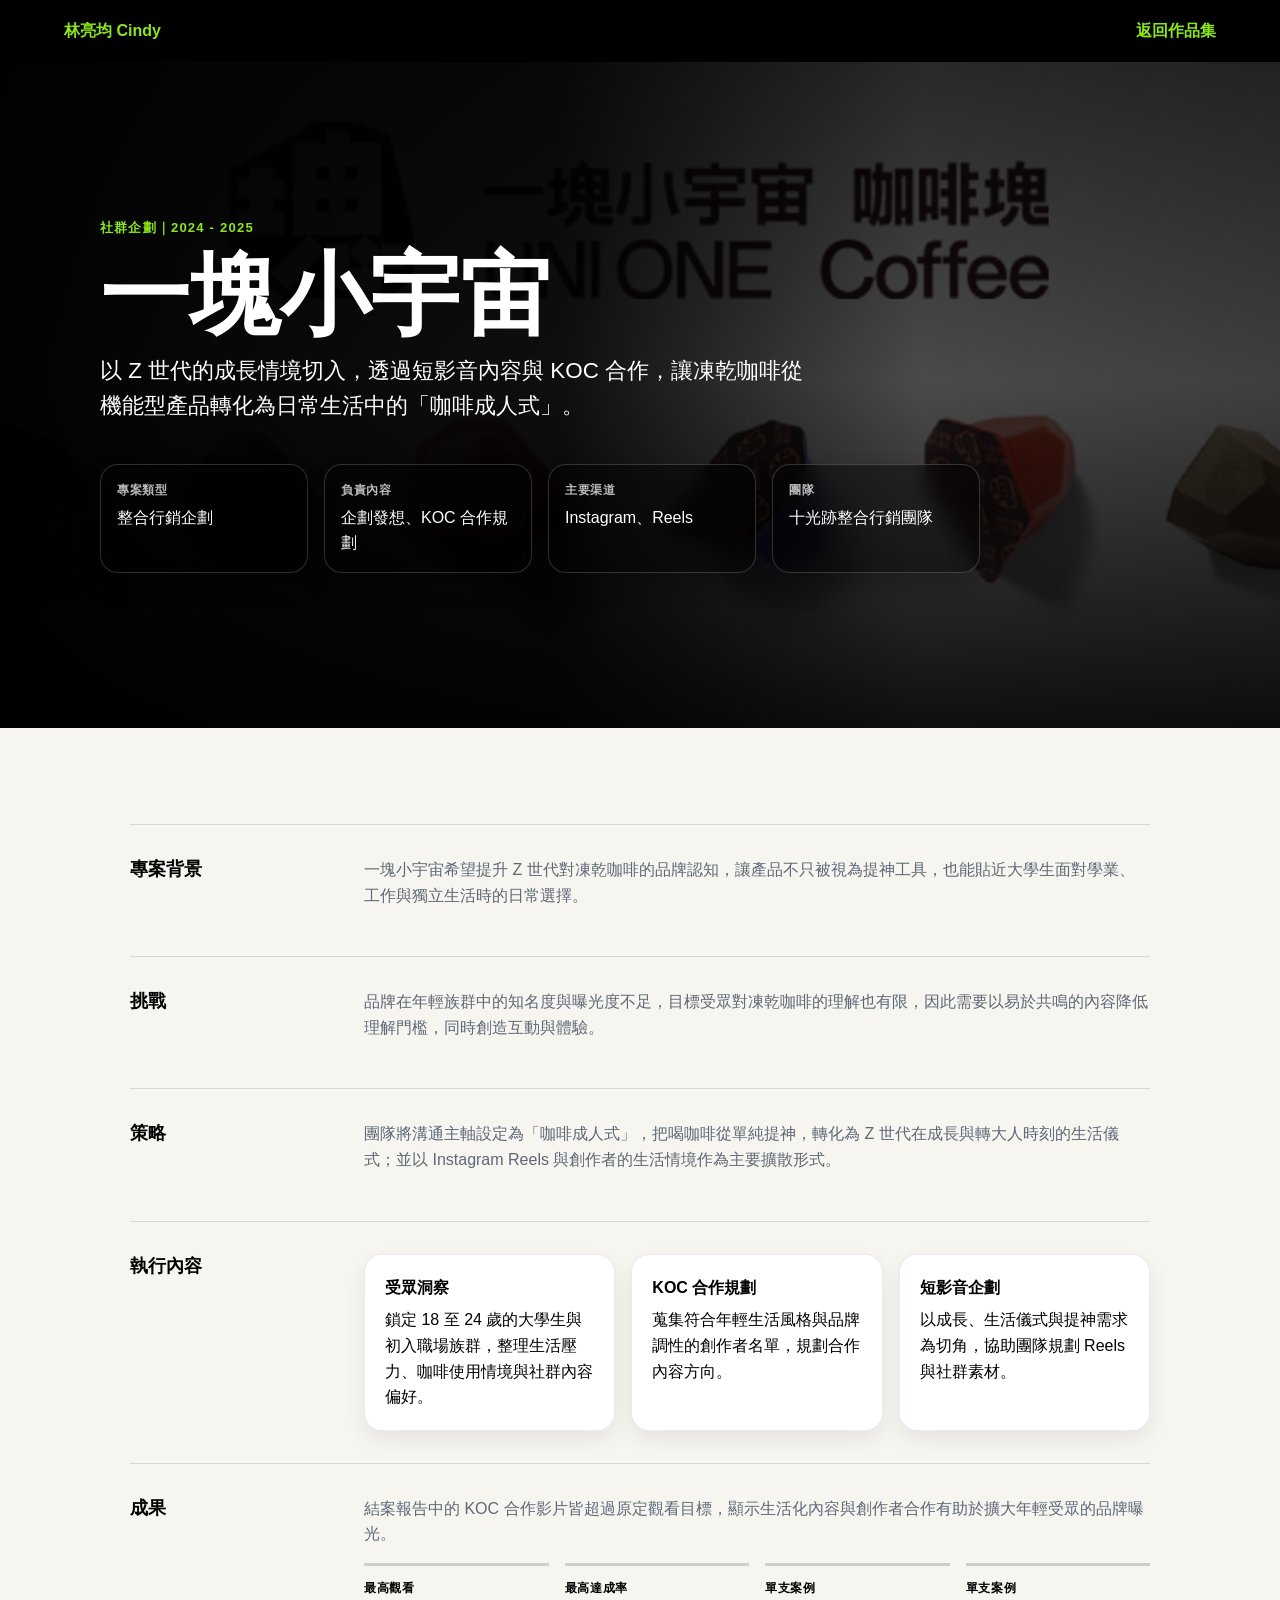
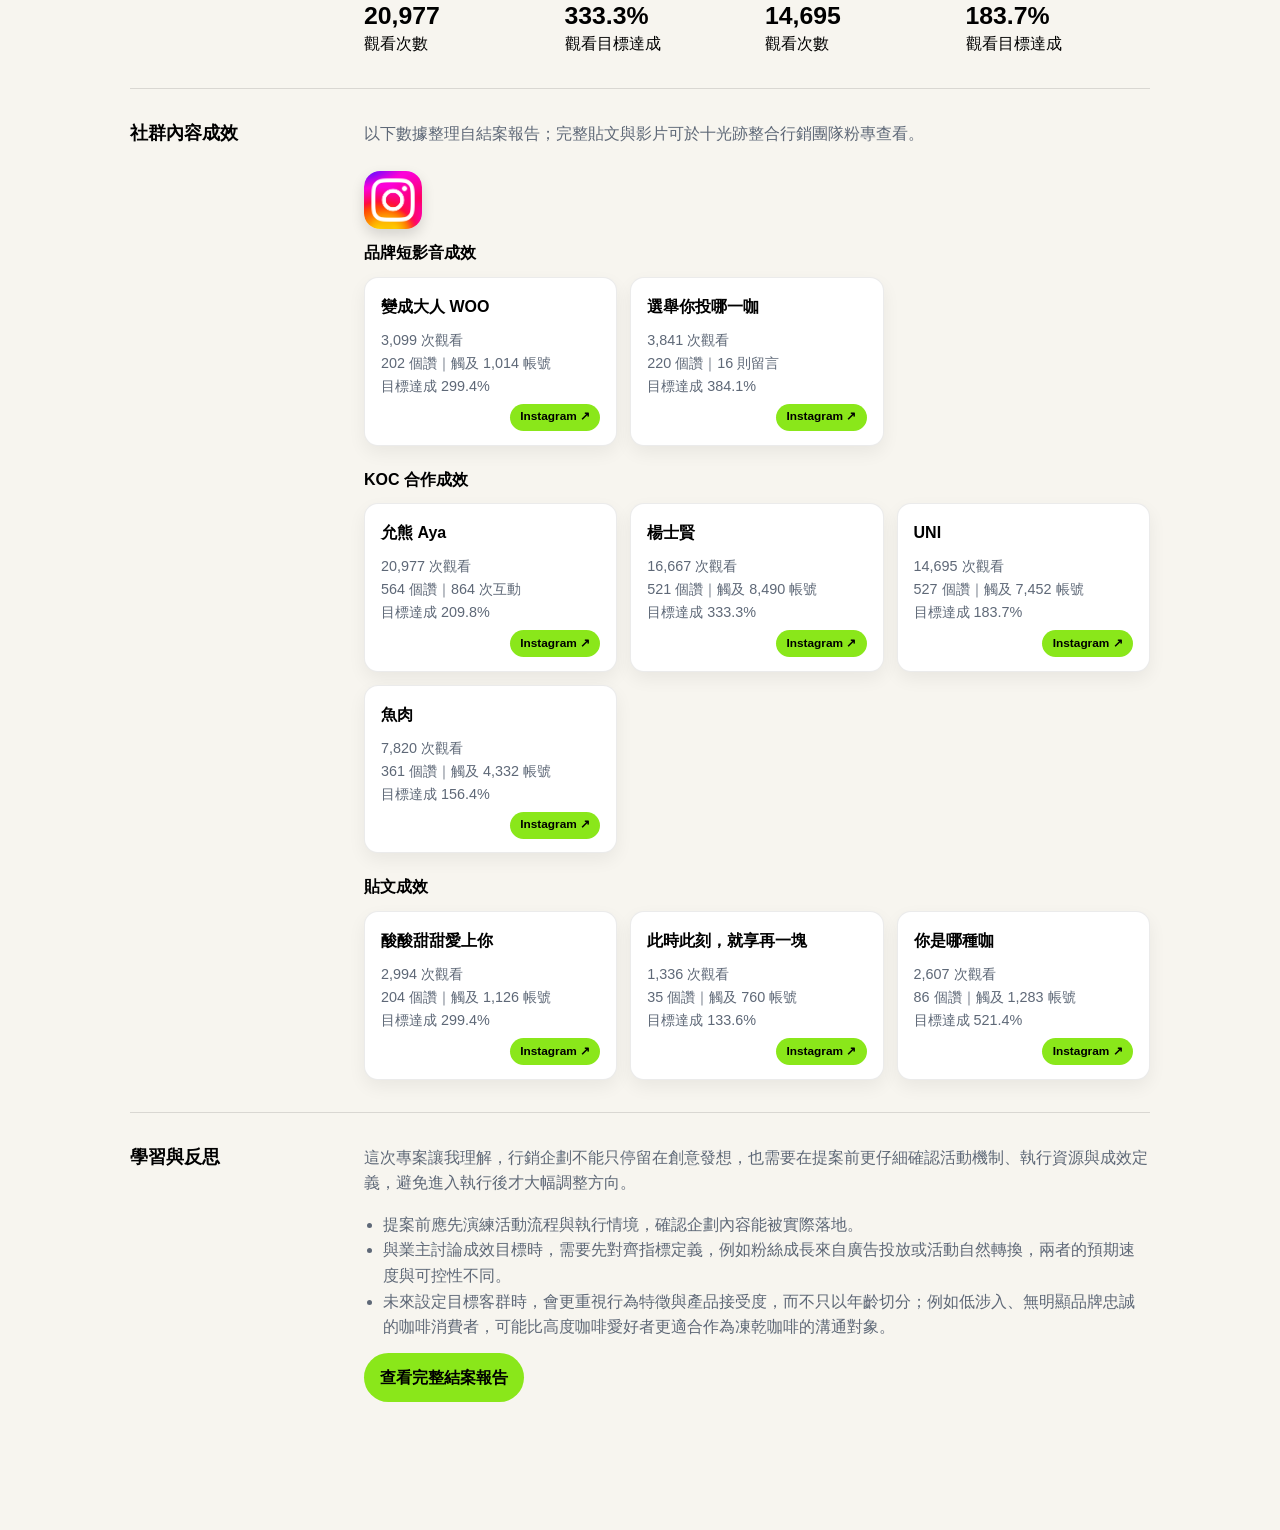
<file: projects/one-block-universe.html>
<!doctype html>
<html lang="zh-Hant">
  <head>
    <meta charset="utf-8">
    <meta name="viewport" content="width=device-width, initial-scale=1">
    <title>一塊小宇宙 | 林亮均 Cindy</title>
    <link rel="stylesheet" href="../styles.css">
  </head>
  <body class="portfolio-case">
    <header class="case-header"><a href="../index.html">林亮均 Cindy</a><a href="../index.html#projects">返回作品集</a></header>
    <main>
      <section class="case-hero coffee" style="--case-image: url('../assets/project-covers/one-block-brand.png');">
        <img class="case-hero-bg" src="../assets/project-covers/one-block-brand.png" alt="">
        <div class="case-hero-inner">
          <p class="case-kicker">社群企劃｜2024 - 2025</p>
          <h1>一塊小宇宙</h1>
          <p class="case-lede">以 Z 世代的成長情境切入，透過短影音內容與 KOC 合作，讓凍乾咖啡從機能型產品轉化為日常生活中的「咖啡成人式」。</p>
          <div class="case-meta"><div><span>專案類型</span>整合行銷企劃</div><div><span>負責內容</span>企劃發想、KOC 合作規劃</div><div><span>主要渠道</span>Instagram、Reels</div><div><span>團隊</span>十光跡整合行銷團隊</div></div>
        </div>
      </section>
      <div class="case-content">
        <section class="case-section"><h2>專案背景</h2><div><p>一塊小宇宙希望提升 Z 世代對凍乾咖啡的品牌認知，讓產品不只被視為提神工具，也能貼近大學生面對學業、工作與獨立生活時的日常選擇。</p></div></section>
        <section class="case-section"><h2>挑戰</h2><div><p>品牌在年輕族群中的知名度與曝光度不足，目標受眾對凍乾咖啡的理解也有限，因此需要以易於共鳴的內容降低理解門檻，同時創造互動與體驗。</p></div></section>
        <section class="case-section"><h2>策略</h2><div><p>團隊將溝通主軸設定為「咖啡成人式」，把喝咖啡從單純提神，轉化為 Z 世代在成長與轉大人時刻的生活儀式；並以 Instagram Reels 與創作者的生活情境作為主要擴散形式。</p></div></section>
        <section class="case-section"><h2>執行內容</h2><div class="execution-grid"><div><strong>受眾洞察</strong>鎖定 18 至 24 歲的大學生與初入職場族群，整理生活壓力、咖啡使用情境與社群內容偏好。</div><div><strong>KOC 合作規劃</strong>蒐集符合年輕生活風格與品牌調性的創作者名單，規劃合作內容方向。</div><div><strong>短影音企劃</strong>以成長、生活儀式與提神需求為切角，協助團隊規劃 Reels 與社群素材。</div></div></section>
        <section class="case-section"><h2>成果</h2><div><p>結案報告中的 KOC 合作影片皆超過原定觀看目標，顯示生活化內容與創作者合作有助於擴大年輕受眾的品牌曝光。</p><div class="result-grid"><div class="result-item"><span>最高觀看</span><strong>20,977</strong>觀看次數</div><div class="result-item"><span>最高達成率</span><strong>333.3%</strong>觀看目標達成</div><div class="result-item"><span>單支案例</span><strong>14,695</strong>觀看次數</div><div class="result-item"><span>單支案例</span><strong>183.7%</strong>觀看目標達成</div></div></div></section>
        <section class="case-section"><h2>社群內容成效</h2><div><p>以下數據整理自結案報告；完整貼文與影片可於十光跡整合行銷團隊粉專查看。</p><a class="case-instagram" href="https://www.instagram.com/tenlight_trace.imc/" target="_blank" rel="noreferrer" aria-label="前往十光跡整合行銷團隊 Instagram" title="前往十光跡整合行銷團隊 Instagram"><img src="../assets/instagram-logo.png" alt=""></a><div class="performance-group"><h3>品牌短影音成效</h3><div class="performance-grid"><div class="performance-card" data-href="https://www.instagram.com/reel/DEFS0lfztRd/?utm_source=ig_web_copy_link&igsh=MzRlODBiNWFlZA==" role="link" tabindex="0"><strong>變成大人 WOO</strong><span>3,099 次觀看</span><span>202 個讚｜觸及 1,014 帳號</span><span>目標達成 299.4%</span></div><div class="performance-card" data-href="https://www.instagram.com/reel/DHgKTtqT0Al/?utm_source=ig_web_copy_link&igsh=MzRlODBiNWFlZA==" role="link" tabindex="0"><strong>選舉你投哪一咖</strong><span>3,841 次觀看</span><span>220 個讚｜16 則留言</span><span>目標達成 384.1%</span></div></div></div><div class="performance-group"><h3>KOC 合作成效</h3><div class="performance-grid"><div class="performance-card" data-href="https://www.instagram.com/reel/DHOJLcwzFSh/?utm_source=ig_web_copy_link&igsh=MzRlODBiNWFlZA==" role="link" tabindex="0"><strong>允熊 Aya</strong><span>20,977 次觀看</span><span>564 個讚｜864 次互動</span><span>目標達成 209.8%</span></div><div class="performance-card" data-href="https://www.instagram.com/reel/DHlO3kbSkSO/?utm_source=ig_web_copy_link&igsh=MzRlODBiNWFlZA==" role="link" tabindex="0"><strong>楊士賢</strong><span>16,667 次觀看</span><span>521 個讚｜觸及 8,490 帳號</span><span>目標達成 333.3%</span></div><div class="performance-card" data-href="https://www.instagram.com/reel/DHTE8yXS2_4/?utm_source=ig_web_copy_link&igsh=MzRlODBiNWFlZA==" role="link" tabindex="0"><strong>UNI</strong><span>14,695 次觀看</span><span>527 個讚｜觸及 7,452 帳號</span><span>目標達成 183.7%</span></div><div class="performance-card" data-href="https://www.instagram.com/reel/DHYXlrhSFIy/?utm_source=ig_web_copy_link&igsh=MzRlODBiNWFlZA==" role="link" tabindex="0"><strong>魚肉</strong><span>7,820 次觀看</span><span>361 個讚｜觸及 4,332 帳號</span><span>目標達成 156.4%</span></div></div></div><div class="performance-group"><h3>貼文成效</h3><div class="performance-grid"><div class="performance-card" data-href="https://www.instagram.com/p/DGDdtecTH_V/?utm_source=ig_web_copy_link&igsh=MzRlODBiNWFlZA==" role="link" tabindex="0"><strong>酸酸甜甜愛上你</strong><span>2,994 次觀看</span><span>204 個讚｜觸及 1,126 帳號</span><span>目標達成 299.4%</span></div><div class="performance-card" data-href="https://www.instagram.com/p/DGqFsV4z8Ll/?utm_source=ig_web_copy_link&igsh=MzRlODBiNWFlZA==" role="link" tabindex="0"><strong>此時此刻，就享再一塊</strong><span>1,336 次觀看</span><span>35 個讚｜觸及 760 帳號</span><span>目標達成 133.6%</span></div><div class="performance-card" data-href="https://www.instagram.com/p/DHvnIM7zJpD/?utm_source=ig_web_copy_link&igsh=MzRlODBiNWFlZA==" role="link" tabindex="0"><strong>你是哪種咖</strong><span>2,607 次觀看</span><span>86 個讚｜觸及 1,283 帳號</span><span>目標達成 521.4%</span></div></div></div></div></section>
        <section class="case-section"><h2>學習與反思</h2><div><p>這次專案讓我理解，行銷企劃不能只停留在創意發想，也需要在提案前更仔細確認活動機制、執行資源與成效定義，避免進入執行後才大幅調整方向。</p><ul><li>提案前應先演練活動流程與執行情境，確認企劃內容能被實際落地。</li><li>與業主討論成效目標時，需要先對齊指標定義，例如粉絲成長來自廣告投放或活動自然轉換，兩者的預期速度與可控性不同。</li><li>未來設定目標客群時，會更重視行為特徵與產品接受度，而不只以年齡切分；例如低涉入、無明顯品牌忠誠的咖啡消費者，可能比高度咖啡愛好者更適合作為凍乾咖啡的溝通對象。</li></ul><a class="case-download" href="https://drive.google.com/file/d/1E4W0tJH2JGuOJAB9Ird1PJM6-caDh5Cm/view?usp=sharing" target="_blank" rel="noreferrer">查看完整結案報告</a></div></section>
      </div>
    </main>
  </body>
</html>
</file>
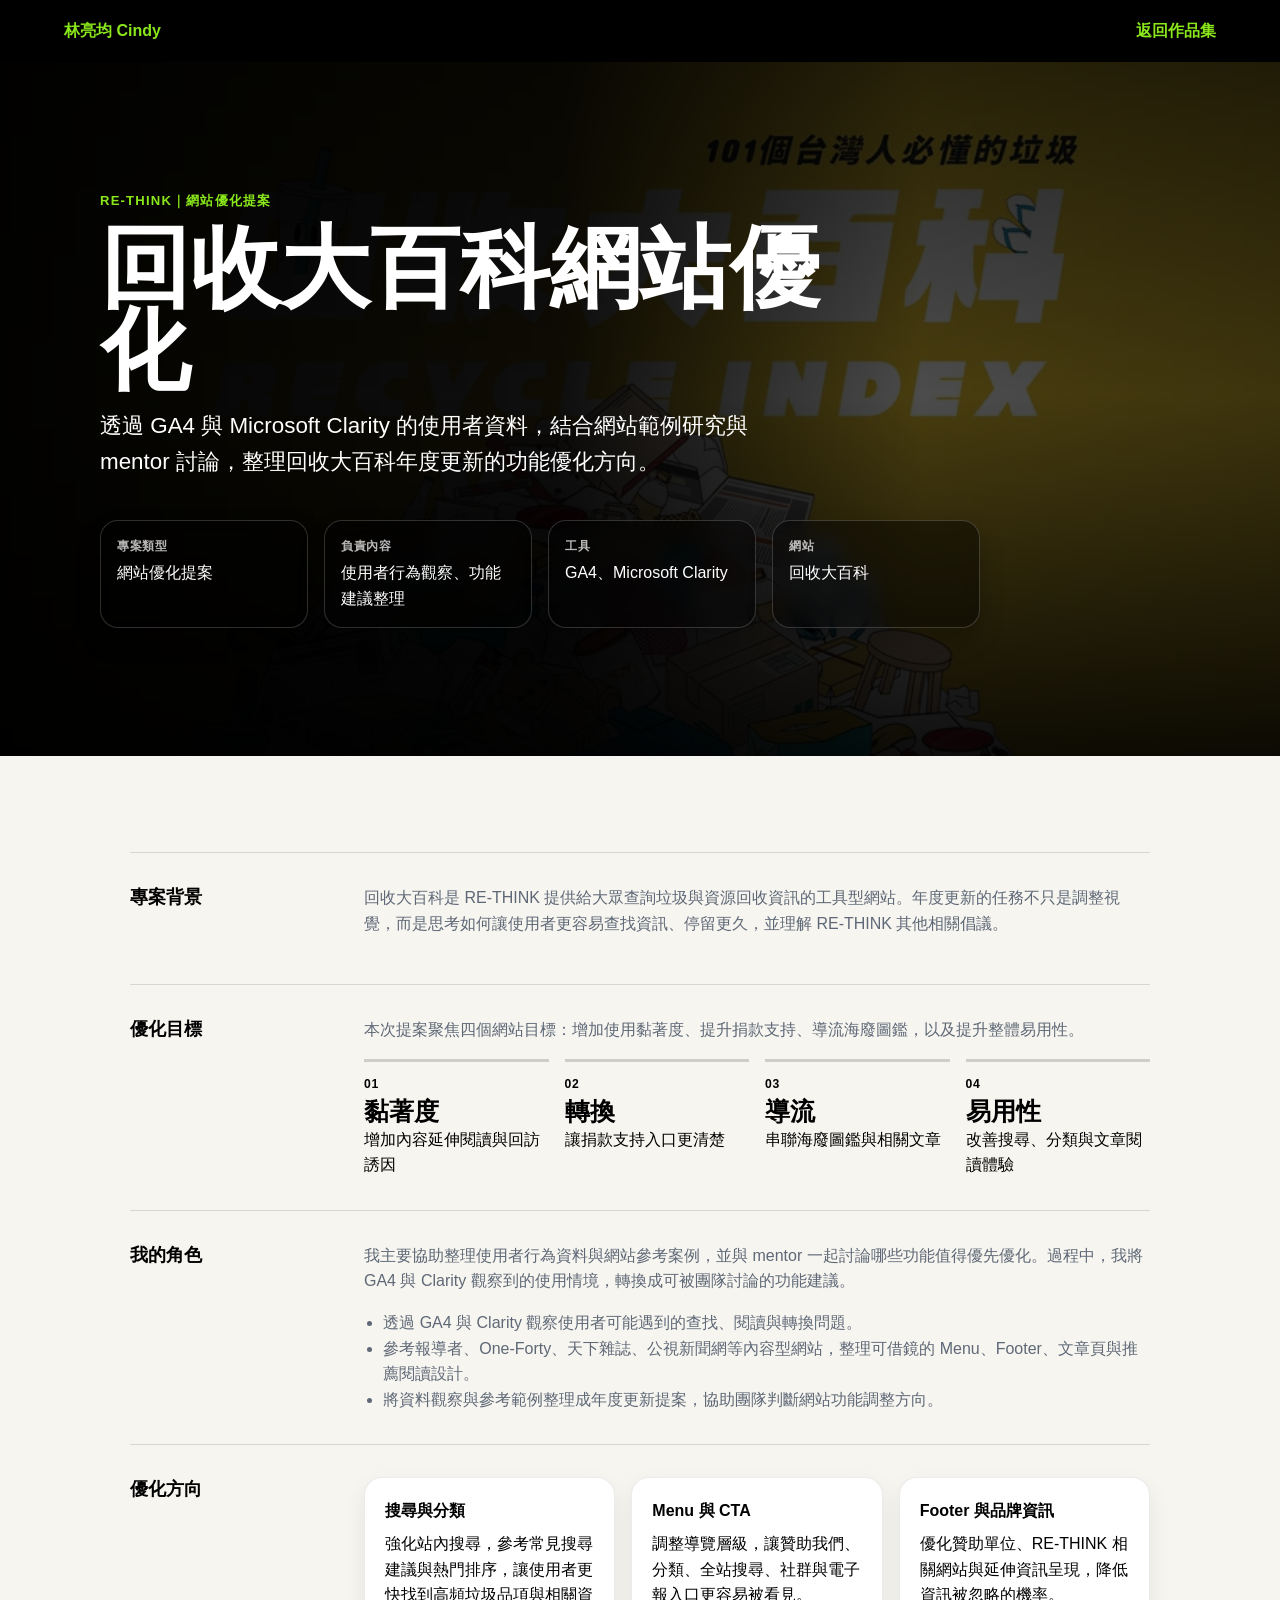
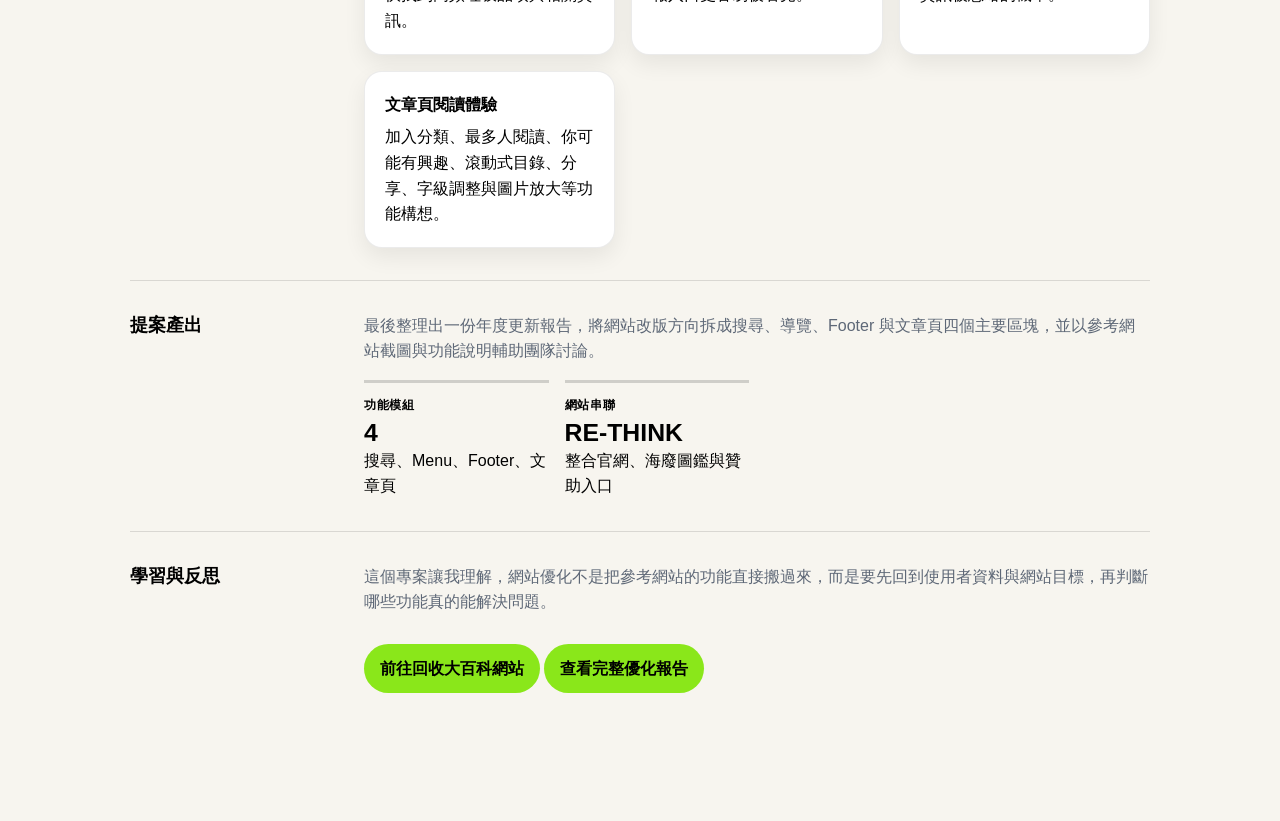
<file: projects/recyclepedia.html>
<!doctype html>
<html lang="zh-Hant">
  <head>
    <meta charset="utf-8">
    <meta name="viewport" content="width=device-width, initial-scale=1">
    <title>回收大百科網站優化 | 林亮均 Cindy</title>
    <link rel="stylesheet" href="../styles.css">
  </head>
  <body class="portfolio-case">
    <header class="case-header">
      <a href="../index.html">林亮均 Cindy</a>
      <a href="../index.html#projects">返回作品集</a>
    </header>
    <main>
      <section class="case-hero recyclepedia" style="--case-image: url('../assets/project-covers/recyclepedia.png');">
        <img class="case-hero-bg" src="../assets/project-covers/recyclepedia.png" alt="">
        <div class="case-hero-inner">
          <p class="case-kicker">RE-THINK｜網站優化提案</p>
          <h1>回收大百科網站優化</h1>
          <p class="case-lede">
            透過 GA4 與 Microsoft Clarity 的使用者資料，結合網站範例研究與 mentor 討論，整理回收大百科年度更新的功能優化方向。
          </p>
          <div class="case-meta">
            <div><span>專案類型</span>網站優化提案</div>
            <div><span>負責內容</span>使用者行為觀察、功能建議整理</div>
            <div><span>工具</span>GA4、Microsoft Clarity</div>
            <div><span>網站</span>回收大百科</div>
          </div>
        </div>
      </section>

      <div class="case-content">
        <section class="case-section">
          <h2>專案背景</h2>
          <div>
            <p>
              回收大百科是 RE-THINK 提供給大眾查詢垃圾與資源回收資訊的工具型網站。年度更新的任務不只是調整視覺，而是思考如何讓使用者更容易查找資訊、停留更久，並理解 RE-THINK 其他相關倡議。
            </p>
          </div>
        </section>

        <section class="case-section">
          <h2>優化目標</h2>
          <div>
            <p>本次提案聚焦四個網站目標：增加使用黏著度、提升捐款支持、導流海廢圖鑑，以及提升整體易用性。</p>
            <div class="result-grid">
              <div class="result-item"><span>01</span><strong>黏著度</strong>增加內容延伸閱讀與回訪誘因</div>
              <div class="result-item"><span>02</span><strong>轉換</strong>讓捐款支持入口更清楚</div>
              <div class="result-item"><span>03</span><strong>導流</strong>串聯海廢圖鑑與相關文章</div>
              <div class="result-item"><span>04</span><strong>易用性</strong>改善搜尋、分類與文章閱讀體驗</div>
            </div>
          </div>
        </section>

        <section class="case-section">
          <h2>我的角色</h2>
          <div>
            <p>
              我主要協助整理使用者行為資料與網站參考案例，並與 mentor 一起討論哪些功能值得優先優化。過程中，我將 GA4 與 Clarity 觀察到的使用情境，轉換成可被團隊討論的功能建議。
            </p>
            <ul>
              <li>透過 GA4 與 Clarity 觀察使用者可能遇到的查找、閱讀與轉換問題。</li>
              <li>參考報導者、One-Forty、天下雜誌、公視新聞網等內容型網站，整理可借鏡的 Menu、Footer、文章頁與推薦閱讀設計。</li>
              <li>將資料觀察與參考範例整理成年度更新提案，協助團隊判斷網站功能調整方向。</li>
            </ul>
          </div>
        </section>

        <section class="case-section">
          <h2>優化方向</h2>
          <div class="execution-grid">
            <div><strong>搜尋與分類</strong>強化站內搜尋，參考常見搜尋建議與熱門排序，讓使用者更快找到高頻垃圾品項與相關資訊。</div>
            <div><strong>Menu 與 CTA</strong>調整導覽層級，讓贊助我們、分類、全站搜尋、社群與電子報入口更容易被看見。</div>
            <div><strong>Footer 與品牌資訊</strong>優化贊助單位、RE-THINK 相關網站與延伸資訊呈現，降低資訊被忽略的機率。</div>
            <div><strong>文章頁閱讀體驗</strong>加入分類、最多人閱讀、你可能有興趣、滾動式目錄、分享、字級調整與圖片放大等功能構想。</div>
          </div>
        </section>

        <section class="case-section">
          <h2>提案產出</h2>
          <div>
            <p>
              最後整理出一份年度更新報告，將網站改版方向拆成搜尋、導覽、Footer 與文章頁四個主要區塊，並以參考網站截圖與功能說明輔助團隊討論。
            </p>
            <div class="result-grid">
              <div class="result-item"><span>功能模組</span><strong>4</strong>搜尋、Menu、Footer、文章頁</div>
              <div class="result-item"><span>網站串聯</span><strong>RE-THINK</strong>整合官網、海廢圖鑑與贊助入口</div>
            </div>
          </div>
        </section>

        <section class="case-section">
          <h2>學習與反思</h2>
          <div>
            <p>
              這個專案讓我理解，網站優化不是把參考網站的功能直接搬過來，而是要先回到使用者資料與網站目標，再判斷哪些功能真的能解決問題。
            </p>
            <a class="case-download" href="https://recycle.rethinktw.org/" target="_blank" rel="noreferrer">前往回收大百科網站</a>
            <a class="case-download" href="../assets/projects/recyclepedia-full.pdf" target="_blank" rel="noreferrer">查看完整優化報告</a>
          </div>
        </section>
      </div>
    </main>
  </body>
</html>
</file>
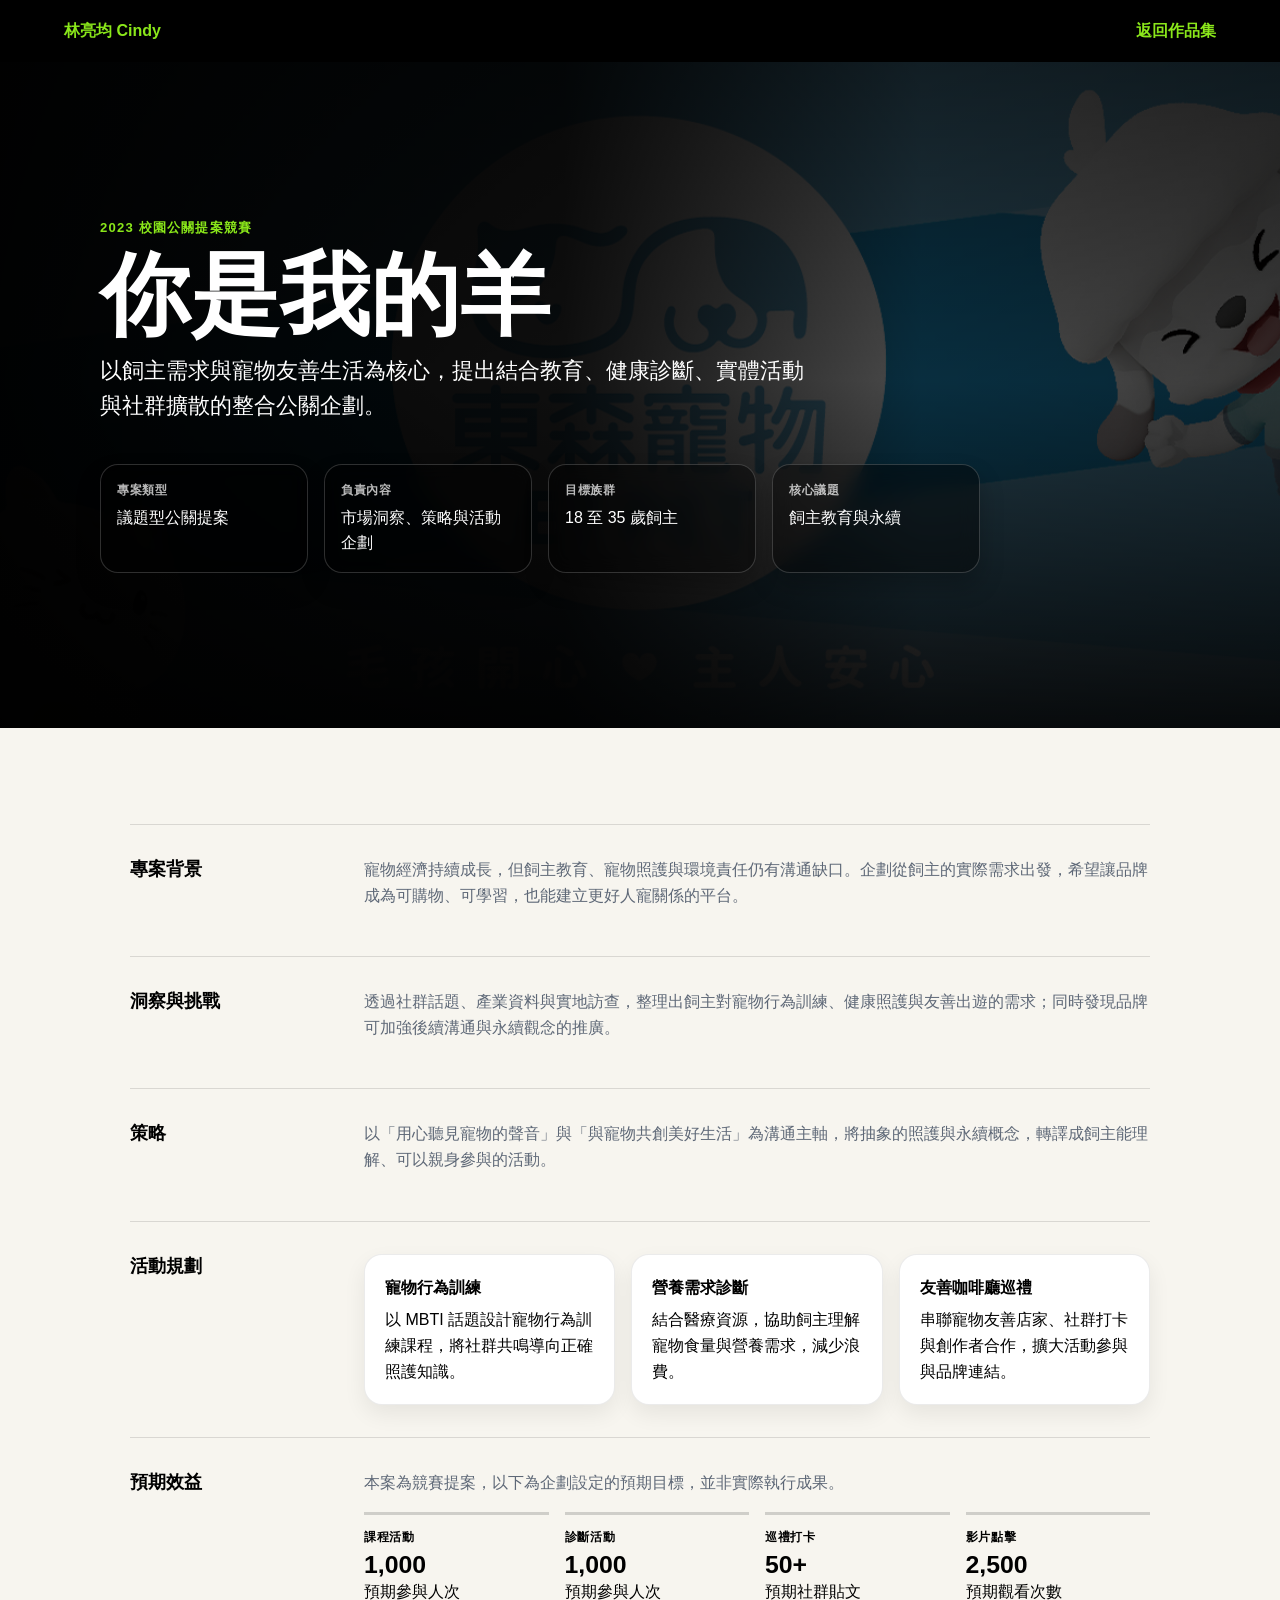
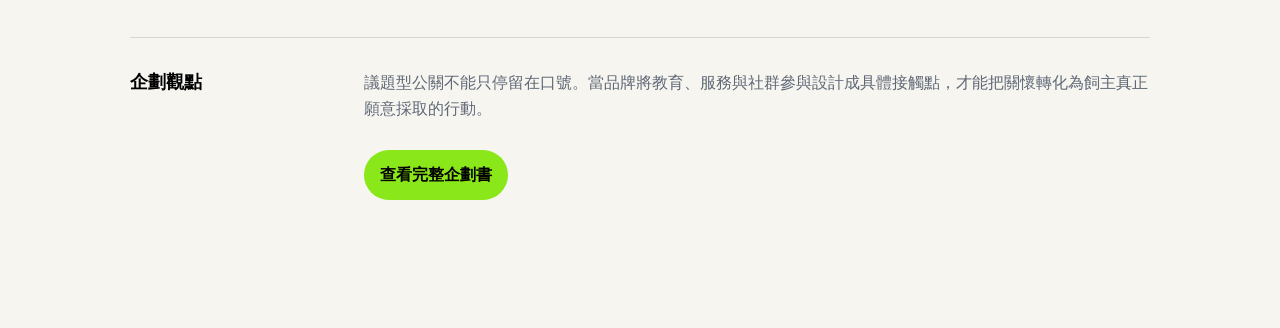
<file: projects/you-are-my-sheep.html>
<!doctype html>
<html lang="zh-Hant">
  <head><meta charset="utf-8"><meta name="viewport" content="width=device-width, initial-scale=1"><title>你是我的羊 | 林亮均 Cindy</title><link rel="stylesheet" href="../styles.css"></head>
  <body class="portfolio-case">
    <header class="case-header"><a href="../index.html">林亮均 Cindy</a><a href="../index.html#projects">返回作品集</a></header>
    <main>
      <section class="case-hero pet" style="--case-image: url('../assets/project-covers/etpet-brand.png');"><img class="case-hero-bg" src="../assets/project-covers/etpet-brand.png" alt=""><div class="case-hero-inner"><p class="case-kicker">2023 校園公關提案競賽</p><h1>你是我的羊</h1><p class="case-lede">以飼主需求與寵物友善生活為核心，提出結合教育、健康診斷、實體活動與社群擴散的整合公關企劃。</p><div class="case-meta"><div><span>專案類型</span>議題型公關提案</div><div><span>負責內容</span>市場洞察、策略與活動企劃</div><div><span>目標族群</span>18 至 35 歲飼主</div><div><span>核心議題</span>飼主教育與永續</div></div></div></section>
      <div class="case-content">
        <section class="case-section"><h2>專案背景</h2><div><p>寵物經濟持續成長，但飼主教育、寵物照護與環境責任仍有溝通缺口。企劃從飼主的實際需求出發，希望讓品牌成為可購物、可學習，也能建立更好人寵關係的平台。</p></div></section>
        <section class="case-section"><h2>洞察與挑戰</h2><div><p>透過社群話題、產業資料與實地訪查，整理出飼主對寵物行為訓練、健康照護與友善出遊的需求；同時發現品牌可加強後續溝通與永續觀念的推廣。</p></div></section>
        <section class="case-section"><h2>策略</h2><div><p>以「用心聽見寵物的聲音」與「與寵物共創美好生活」為溝通主軸，將抽象的照護與永續概念，轉譯成飼主能理解、可以親身參與的活動。</p></div></section>
        <section class="case-section"><h2>活動規劃</h2><div class="execution-grid"><div><strong>寵物行為訓練</strong>以 MBTI 話題設計寵物行為訓練課程，將社群共鳴導向正確照護知識。</div><div><strong>營養需求診斷</strong>結合醫療資源，協助飼主理解寵物食量與營養需求，減少浪費。</div><div><strong>友善咖啡廳巡禮</strong>串聯寵物友善店家、社群打卡與創作者合作，擴大活動參與與品牌連結。</div></div></section>
        <section class="case-section"><h2>預期效益</h2><div><p>本案為競賽提案，以下為企劃設定的預期目標，並非實際執行成果。</p><div class="result-grid"><div class="result-item"><span>課程活動</span><strong>1,000</strong>預期參與人次</div><div class="result-item"><span>診斷活動</span><strong>1,000</strong>預期參與人次</div><div class="result-item"><span>巡禮打卡</span><strong>50+</strong>預期社群貼文</div><div class="result-item"><span>影片點擊</span><strong>2,500</strong>預期觀看次數</div></div></div></section>
        <section class="case-section"><h2>企劃觀點</h2><div><p>議題型公關不能只停留在口號。當品牌將教育、服務與社群參與設計成具體接觸點，才能把關懷轉化為飼主真正願意採取的行動。</p><a class="case-download" href="https://drive.google.com/file/d/1dCBmtrolIRGHKLUTxza_j9MucD4Mtz_G/view?usp=drive_link" target="_blank" rel="noreferrer">查看完整企劃書</a></div></section>
      </div>
    </main>
  </body>
</html>
</file>
<file: styles.css>
:root {
  --ink: #18212f;
  --muted: #5e6877;
  --paper: #f7f5ef;
  --surface: #ffffff;
  --line: #d9ded6;
  --teal: #0f766e;
  --brick: #a34535;
  --gold: #b88a32;
  --sky: #dbe9ef;
  --shadow: 0 20px 60px rgba(24, 33, 47, 0.12);
}

* {
  box-sizing: border-box;
}

html {
  scroll-behavior: smooth;
}

body {
  margin: 0;
  color: var(--ink);
  background: var(--paper);
  font-family: Inter, ui-sans-serif, system-ui, -apple-system, BlinkMacSystemFont, "Segoe UI", sans-serif;
  line-height: 1.6;
}

a {
  color: inherit;
}

svg {
  width: 1.1rem;
  height: 1.1rem;
  fill: none;
  stroke: currentColor;
  stroke-linecap: round;
  stroke-linejoin: round;
  stroke-width: 1.8;
}

.site-header {
  position: sticky;
  top: 0;
  z-index: 10;
  display: grid;
  grid-template-columns: auto 1fr auto;
  gap: 1rem;
  align-items: center;
  min-height: 68px;
  padding: 0 5vw;
  background: rgba(247, 245, 239, 0.88);
  border-bottom: 1px solid rgba(24, 33, 47, 0.08);
  backdrop-filter: blur(18px);
}

.brand {
  display: inline-flex;
  gap: 0.7rem;
  align-items: center;
  font-weight: 800;
  text-decoration: none;
}

.brand-mark {
  display: grid;
  width: 36px;
  height: 36px;
  place-items: center;
  color: #fff;
  background: var(--ink);
  border-radius: 8px;
  font-size: 0.8rem;
  letter-spacing: 0;
}

.nav-links {
  display: flex;
  justify-content: center;
  gap: clamp(0.75rem, 2vw, 2rem);
  font-size: 0.95rem;
}

.nav-links a,
.site-footer a {
  color: var(--muted);
  text-decoration: none;
}

.nav-links a:hover,
.site-footer a:hover {
  color: var(--ink);
}

.icon-button {
  display: grid;
  width: 42px;
  height: 42px;
  place-items: center;
  color: var(--ink);
  background: var(--surface);
  border: 1px solid var(--line);
  border-radius: 8px;
  cursor: pointer;
}

.icon-button:hover {
  border-color: var(--teal);
  color: var(--teal);
}

.hero {
  position: relative;
  min-height: clamp(570px, 82vh, 760px);
  display: grid;
  align-items: end;
  overflow: hidden;
  background: var(--ink);
}

.hero-image,
.hero-overlay {
  position: absolute;
  inset: 0;
}

.hero-image {
  width: 100%;
  height: 100%;
  object-fit: cover;
}

.hero-overlay {
  background:
    linear-gradient(90deg, rgba(18, 27, 37, 0.84), rgba(18, 27, 37, 0.36) 54%, rgba(18, 27, 37, 0.18)),
    linear-gradient(0deg, rgba(18, 27, 37, 0.72), rgba(18, 27, 37, 0.04) 42%);
}

.hero-content {
  position: relative;
  z-index: 1;
  width: min(1120px, 90vw);
  margin: 0 auto;
  padding: 0 0 clamp(4rem, 9vw, 7rem);
  color: #fff;
}

.eyebrow,
.section-kicker,
.project-type {
  margin: 0 0 0.75rem;
  color: var(--brick);
  font-size: 0.78rem;
  font-weight: 800;
  letter-spacing: 0.11em;
  text-transform: uppercase;
}

.hero .eyebrow {
  color: #f2c77a;
}

h1,
h2,
h3,
p {
  margin-top: 0;
}

h1 {
  max-width: 12ch;
  margin-bottom: 1rem;
  font-size: clamp(3.6rem, 9vw, 7.6rem);
  line-height: 0.92;
  letter-spacing: 0;
}

h2 {
  margin-bottom: 1rem;
  font-size: clamp(2rem, 4vw, 3.5rem);
  line-height: 1.05;
  letter-spacing: 0;
}

h3 {
  margin-bottom: 0.5rem;
  font-size: 1.18rem;
  line-height: 1.3;
}

.hero-lede {
  max-width: 680px;
  margin-bottom: 1.7rem;
  color: rgba(255, 255, 255, 0.88);
  font-size: clamp(1.08rem, 2vw, 1.35rem);
}

.hero-actions {
  display: flex;
  flex-wrap: wrap;
  gap: 0.8rem;
}

.primary-action,
.secondary-action {
  display: inline-flex;
  align-items: center;
  justify-content: center;
  gap: 0.55rem;
  min-height: 46px;
  padding: 0.7rem 1rem;
  border-radius: 8px;
  font-weight: 800;
  text-decoration: none;
}

.primary-action {
  color: var(--ink);
  background: #fff;
}

.secondary-action {
  color: #fff;
  border: 1px solid rgba(255, 255, 255, 0.55);
}

.section-inner {
  width: min(1120px, 90vw);
  margin: 0 auto;
  padding: clamp(4rem, 8vw, 7rem) 0;
}

.summary-band {
  background: var(--surface);
}

.profile-grid,
.split-section,
.contact-layout {
  display: grid;
  grid-template-columns: minmax(220px, 0.7fr) minmax(0, 1.3fr);
  gap: clamp(2rem, 6vw, 5rem);
  align-items: start;
}

.profile-copy {
  color: var(--muted);
  font-size: 1.08rem;
}

.quick-facts {
  display: grid;
  grid-template-columns: repeat(3, minmax(0, 1fr));
  gap: 1rem;
  margin: 2rem 0 0;
}

.quick-facts div {
  padding-top: 1rem;
  border-top: 3px solid var(--teal);
}

dt {
  color: var(--muted);
  font-size: 0.78rem;
  font-weight: 800;
  text-transform: uppercase;
}

dd {
  margin: 0.3rem 0 0;
  color: var(--ink);
  font-weight: 800;
}

.section-note {
  max-width: 320px;
  color: var(--muted);
}

.skill-list {
  display: grid;
  grid-template-columns: repeat(2, minmax(0, 1fr));
  gap: 0.9rem;
  padding: 0;
  margin: 0;
  list-style: none;
}

.skill-list li {
  min-height: 96px;
  padding: 1.1rem;
  background: var(--surface);
  border: 1px solid var(--line);
  border-radius: 8px;
}

.skill-list span,
.skill-list strong {
  display: block;
}

.skill-list span {
  margin-bottom: 0.35rem;
  font-weight: 850;
}

.skill-list strong {
  color: var(--muted);
  font-size: 0.92rem;
}

.experience-band {
  background: #e9f0ef;
}

.education-band {
  background: #fffaf2;
}

.skills-band {
  background: #eaf0f7;
}

.section-heading {
  margin-bottom: 2rem;
}

.timeline {
  display: grid;
  gap: 1.3rem;
}

.timeline-item {
  display: grid;
  grid-template-columns: 170px minmax(0, 1fr);
  gap: 1.5rem;
  padding: 1.4rem 0;
  border-top: 1px solid rgba(24, 33, 47, 0.16);
}

.timeline-date {
  color: var(--teal);
  font-weight: 850;
}

.timeline-content p,
.timeline-content li {
  color: #3f4a58;
}

.timeline-content ul {
  padding-left: 1.2rem;
  margin: 0.9rem 0 0;
}

.project-grid {
  display: grid;
  grid-template-columns: repeat(2, minmax(0, 1fr));
  gap: 1rem;
}

.project-card {
  display: flex;
  min-height: 260px;
  flex-direction: column;
  padding: 1.3rem;
  background: var(--surface);
  border: 1px solid var(--line);
  border-radius: 8px;
  box-shadow: 0 8px 24px rgba(24, 33, 47, 0.06);
}

.project-card p:not(.project-type) {
  color: var(--muted);
}

.project-card a {
  margin-top: auto;
  color: var(--teal);
  font-weight: 850;
  text-decoration: none;
}

.project-card .project-tools + a {
  margin-top: 0.8rem;
}

.project-tools {
  display: block;
  margin-top: auto;
  color: var(--teal);
  font-size: 0.88rem;
  font-weight: 800;
  line-height: 1.5;
}

.contact-band {
  color: #fff;
  background: var(--ink);
}

.contact-band .section-kicker {
  color: #f2c77a;
}

.contact-layout p {
  max-width: 520px;
  color: rgba(255, 255, 255, 0.76);
}

.contact-list {
  display: grid;
  gap: 0.8rem;
  font-style: normal;
}

.contact-list a {
  display: grid;
  gap: 0.2rem;
  padding: 1rem;
  color: #fff;
  text-decoration: none;
  background: rgba(255, 255, 255, 0.08);
  border: 1px solid rgba(255, 255, 255, 0.14);
  border-radius: 8px;
}

.contact-list span {
  color: #f2c77a;
  font-size: 0.78rem;
  font-weight: 850;
  text-transform: uppercase;
}

.site-footer {
  display: flex;
  justify-content: space-between;
  gap: 1rem;
  padding: 1.5rem 5vw;
  color: var(--muted);
  background: var(--surface);
}

.case-header {
  display: flex;
  align-items: center;
  justify-content: space-between;
  gap: 1rem;
  min-height: 68px;
  padding: 0 5vw;
  background: var(--surface);
  border-bottom: 1px solid var(--line);
}

.case-header a {
  font-weight: 800;
  text-decoration: none;
}

.case-header a:last-child {
  color: var(--teal);
}

.case-hero {
  padding: clamp(4rem, 10vw, 8rem) 5vw;
  color: #fff;
  background: var(--ink);
}

.case-hero.coffee { background: #543a2b; }
.case-hero.ionex { background: #145c55; }
.case-hero.pet { background: #a34535; }

.case-hero-inner,
.case-content {
  width: min(960px, 100%);
  margin: 0 auto;
}

.case-kicker {
  margin: 0 0 1rem;
  color: #f2c77a;
  font-size: 0.82rem;
  font-weight: 800;
  letter-spacing: 0.08em;
}

.case-hero h1 {
  max-width: 16ch;
  font-size: clamp(2.9rem, 7vw, 5.8rem);
}

.case-lede {
  max-width: 720px;
  margin-bottom: 2.5rem;
  font-size: clamp(1.1rem, 2vw, 1.4rem);
}

.case-meta,
.result-grid {
  display: grid;
  grid-template-columns: repeat(4, minmax(0, 1fr));
  gap: 1rem;
}

.case-meta div,
.result-item {
  padding-top: 0.8rem;
  border-top: 2px solid rgba(255, 255, 255, 0.55);
}

.case-meta span,
.result-item span {
  display: block;
  margin-bottom: 0.25rem;
  font-size: 0.76rem;
  font-weight: 800;
  letter-spacing: 0.06em;
  text-transform: uppercase;
}

.case-content {
  padding: clamp(3.5rem, 8vw, 6rem) 0;
}

.case-section {
  display: grid;
  grid-template-columns: 170px minmax(0, 1fr);
  gap: 2rem;
  padding: 2rem 0;
  border-top: 1px solid var(--line);
}

.case-section h2 {
  margin: 0;
  font-size: 1.15rem;
  line-height: 1.3;
}

.case-section p,
.case-section li { color: var(--muted); }

.case-section ul { margin: 0; padding-left: 1.2rem; }

.execution-grid {
  display: grid;
  grid-template-columns: repeat(3, minmax(0, 1fr));
  gap: 1rem;
}

.execution-grid div { padding: 1.1rem; border-left: 3px solid var(--teal); background: #eef4f3; }
.execution-grid strong { display: block; margin-bottom: 0.45rem; }

.result-grid { grid-template-columns: repeat(4, minmax(0, 1fr)); }
.result-item { border-top: 3px solid var(--brick); }
.result-item strong { display: block; font-size: 1.55rem; line-height: 1.15; }

.performance-group + .performance-group {
  margin-top: 1.5rem;
}

.performance-group h3 {
  margin-bottom: 0.8rem;
  font-size: 1rem;
}

.performance-grid {
  display: grid;
  grid-template-columns: repeat(3, minmax(0, 1fr));
  gap: 0.8rem;
}

.performance-card {
  padding: 1rem;
  background: #f4f6f4;
  border-top: 3px solid var(--teal);
}

.performance-card strong,
.performance-card span {
  display: block;
}

.performance-card strong {
  margin-bottom: 0.6rem;
  font-size: 1rem;
}

.performance-card span {
  color: var(--muted);
  font-size: 0.9rem;
}

.performance-card a {
  display: inline-block;
  margin-top: 0.6rem;
  color: var(--teal);
  font-size: 0.9rem;
  font-weight: 800;
}

.case-instagram {
  display: inline-flex;
  margin-top: 1rem;
  color: var(--teal);
  font-weight: 800;
}

.case-download {
  display: inline-flex;
  padding: 0.75rem 1rem;
  color: #fff;
  background: var(--teal);
  border-radius: 8px;
  font-weight: 800;
  text-decoration: none;
}

@media (max-width: 800px) {
  .site-header {
    grid-template-columns: auto auto;
  }

  .nav-links {
    display: none;
  }

  .brand span:last-child {
    max-width: 42vw;
    overflow: hidden;
    text-overflow: ellipsis;
    white-space: nowrap;
  }

  .hero {
    min-height: 640px;
  }

  .hero-overlay {
    background:
      linear-gradient(90deg, rgba(18, 27, 37, 0.88), rgba(18, 27, 37, 0.46)),
      linear-gradient(0deg, rgba(18, 27, 37, 0.74), rgba(18, 27, 37, 0.12) 46%);
  }

  .profile-grid,
  .split-section,
  .contact-layout,
  .timeline-item {
    grid-template-columns: 1fr;
  }

  .quick-facts,
  .skill-list,
  .project-grid {
    grid-template-columns: 1fr;
  }

  .case-meta,
  .result-grid,
  .execution-grid,
  .performance-grid {
    grid-template-columns: 1fr 1fr;
  }

  .case-section {
    grid-template-columns: 1fr;
    gap: 0.7rem;
  }

  .timeline-item {
    gap: 0.4rem;
  }

  .site-footer {
    flex-direction: column;
  }
}

@media print {
  .site-header,
  .hero-actions,
  .site-footer {
    display: none;
  }

  .hero {
    min-height: auto;
    background: #fff;
  }

  .hero-image,
  .hero-overlay {
    display: none;
  }

  .hero-content,
  .contact-band {
    color: #111;
    background: #fff;
  }

  .section-inner,
  .hero-content {
    width: 100%;
    padding: 1rem 0;
  }

  body {
    background: #fff;
  }
}

/* Portfolio home: editorial, motion-led presentation. */
.portfolio-home {
  --ink: #000000;
  --muted: #5e6877;
  --paper: #f7f5ef;
  --surface: #ffffff;
  --line: #000000;
  --teal: #000000;
  --brick: #8ae71a;
  --gold: #8ae71a;
  background: var(--paper);
  font-family: Arial, Helvetica, sans-serif;
}

.portfolio-home .site-header {
  min-height: 62px;
  color: var(--gold);
  background: var(--ink);
  border-bottom: 2px solid var(--ink);
  backdrop-filter: blur(12px);
}

.portfolio-home .brand { font-size: 0.95rem; letter-spacing: 0.03em; }
.portfolio-home .brand-mark { color: var(--gold); background: var(--ink); border-radius: 50%; }
.portfolio-home .nav-links { font-size: 0.78rem; font-weight: 800; letter-spacing: 0.08em; text-transform: uppercase; }
.portfolio-home .nav-links a { color: var(--gold); }
.portfolio-home .icon-button { color: var(--gold); border: 2px solid var(--gold); border-radius: 50%; background: var(--ink); }

.portfolio-home .hero {
  min-height: min(850px, calc(100vh - 62px));
  align-items: stretch;
  background: var(--ink);
}

.portfolio-home .hero-image {
  opacity: 0.14;
  filter: grayscale(1) contrast(1.3) saturate(0.55);
  transform: scale(1.06);
  animation: home-image-pulse 12s ease-in-out infinite alternate;
}

.portfolio-home .hero-overlay {
  background: rgba(0, 0, 0, 0.9);
}

.portfolio-home .hero::before,
.portfolio-home .hero::after {
  position: absolute;
  z-index: 1;
  display: block;
  content: "";
  pointer-events: none;
}

.portfolio-home .hero::before,
.portfolio-home .hero::after,
.portfolio-home .hero-pattern { display: none; }

.portfolio-home .hero-blocks {
  position: absolute;
  z-index: 2;
  right: 7vw;
  bottom: 8vh;
  display: grid;
  width: min(42vw, 580px);
  aspect-ratio: 1.15;
  grid-template-columns: repeat(5, 1fr);
  grid-template-rows: repeat(4, 1fr);
  gap: 3px;
}

.portfolio-home .hero-blocks span { background: var(--gold); animation: block-breathe 3s ease-in-out infinite alternate; }
.portfolio-home .hero-blocks span { border-radius: 28px; }
.portfolio-home .hero-blocks span:nth-child(3), .portfolio-home .hero-blocks span:nth-child(8) { border-radius: 28px 28px 5px 28px; }
.portfolio-home .hero-blocks span:nth-child(1) { grid-area: 1 / 1 / 2 / 3; }
.portfolio-home .hero-blocks span:nth-child(2) { grid-area: 1 / 4 / 2 / 6; animation-delay: -1.2s; }
.portfolio-home .hero-blocks span:nth-child(3) { grid-area: 2 / 1 / 3 / 2; animation-delay: -0.5s; }
.portfolio-home .hero-blocks span:nth-child(4) { grid-area: 2 / 3 / 3 / 5; animation-delay: -1.7s; }
.portfolio-home .hero-blocks span:nth-child(5) { grid-area: 2 / 5 / 3 / 6; animation-delay: -0.8s; }
.portfolio-home .hero-blocks span:nth-child(6) { grid-area: 3 / 2 / 4 / 6; animation-delay: -2s; }
.portfolio-home .hero-blocks span:nth-child(7) { grid-area: 4 / 1 / 5 / 2; animation-delay: -0.2s; }
.portfolio-home .hero-blocks span:nth-child(8) { grid-area: 4 / 3 / 5 / 4; animation-delay: -1.3s; }
.portfolio-home .hero-blocks span:nth-child(9) { grid-area: 4 / 5 / 5 / 6; animation-delay: -0.9s; }

.portfolio-home .hero::before {
  top: -12vw;
  right: -7vw;
  width: min(51vw, 720px);
  aspect-ratio: 1;
  background: var(--gold);
  clip-path: polygon(0 0, 93% 0, 100% 51%, 76% 53%, 74% 100%, 37% 81%, 0 100%, 15% 59%);
  animation: paper-drift 9s ease-in-out infinite alternate;
}

.portfolio-home .hero::after {
  right: 8vw;
  bottom: -30px;
  width: 25vw;
  height: 92px;
  background: var(--brick);
  transform: rotate(-7deg);
}

.portfolio-home .hero-pattern {
  position: absolute;
  z-index: 2;
  right: 5vw;
  bottom: 9vw;
  display: flex;
  gap: 9px;
}

.portfolio-home .hero-pattern span {
  width: 18px;
  height: 18px;
  border: 1px solid var(--gold);
  border-radius: 50%;
  animation: dot-blink 2s ease-in-out infinite;
}

.portfolio-home .hero-pattern span:nth-child(2) { animation-delay: 0.25s; }
.portfolio-home .hero-pattern span:nth-child(3) { animation-delay: 0.5s; }

.portfolio-home .hero-content {
  display: flex;
  width: min(1260px, 90vw);
  min-height: 100%;
  flex-direction: column;
  justify-content: flex-end;
  z-index: 3;
  padding: 7rem 0 clamp(3.5rem, 7vw, 6rem);
}

.portfolio-home .hero-index {
  position: absolute;
  top: 2rem;
  left: 0;
  padding: 0.45rem 0.65rem;
  color: var(--ink);
  background: var(--gold);
  font-size: 0.74rem;
  font-weight: 900;
  letter-spacing: 0.12em;
  border-radius: 999px;
}

.portfolio-home .motion-tape {
  display: flex;
  overflow: hidden;
  align-items: center;
  height: 52px;
  color: var(--ink);
  background: var(--gold);
  border-bottom: 2px solid var(--ink);
  font-size: 0.85rem;
  font-weight: 900;
  letter-spacing: 0.08em;
  white-space: nowrap;
  text-transform: uppercase;
}

.portfolio-home .motion-tape div {
  display: inline-block;
  min-width: max-content;
  padding-left: 100%;
  animation: ticker-slide 18s linear infinite;
}

.portfolio-home .hero-content, .portfolio-home .hero-lede { color: #ffffff; }
.portfolio-home .hero .eyebrow { color: var(--gold); font-size: 0.88rem; letter-spacing: 0.08em; }
.portfolio-home h1 { max-width: 11ch; font-size: clamp(4.6rem, 11vw, 10rem); font-weight: 900; line-height: 0.82; text-transform: uppercase; }
.portfolio-home .hero-lede { max-width: 540px; font-size: 1.1rem; line-height: 1.55; }
.portfolio-home .primary-action, .portfolio-home .secondary-action { min-height: 50px; border: 2px solid var(--gold); border-radius: 999px; transition: transform 180ms ease, background 180ms ease, color 180ms ease; }
.portfolio-home .primary-action { background: var(--gold); border-color: var(--gold); }
.portfolio-home .secondary-action { color: var(--gold); }
.portfolio-home .primary-action:hover, .portfolio-home .secondary-action:hover { transform: translate(-4px, -4px); box-shadow: 5px 5px 0 var(--brick); }

.portfolio-home h2 { font-size: clamp(2.5rem, 5.5vw, 5.6rem); font-weight: 900; line-height: 0.88; }
.portfolio-home .section-kicker, .portfolio-home .project-type { color: var(--teal); font-weight: 900; letter-spacing: 0.09em; }
.portfolio-home .summary-band { background: var(--surface); }
.portfolio-home .profile-copy { color: var(--muted); font-size: 1.12rem; }
.portfolio-home .quick-facts div { border-color: var(--gold); }
.portfolio-home .quick-facts dd { font-size: 1rem; }

.portfolio-home .split-section { gap: clamp(2rem, 9vw, 9rem); }
.portfolio-home .skill-list { gap: 0.75rem; border-top: 0; }
.portfolio-home .skill-list li { min-height: 126px; padding: 1.25rem; border: 2px solid var(--ink); border-radius: 20px; background: transparent; }
.portfolio-home .skill-list span { font-size: 1.1rem; }
.portfolio-home .skill-list strong { color: var(--ink); font-weight: 500; }

.portfolio-home .strengths-section {
  align-items: center;
  position: relative;
  overflow: visible;
}

.portfolio-home .strengths-section::before {
  position: absolute;
  top: clamp(2rem, 4vw, 4rem);
  right: clamp(0.4rem, 2.2vw, 2rem);
  width: clamp(68px, 7vw, 116px);
  aspect-ratio: 1;
  content: "";
  background: var(--gold);
  clip-path: polygon(50% 0, 61% 31%, 88% 12%, 72% 42%, 100% 50%, 72% 58%, 88% 88%, 61% 69%, 50% 100%, 39% 69%, 12% 88%, 28% 58%, 0 50%, 28% 42%, 12% 12%, 39% 31%);
  transform: rotate(-8deg);
}

.portfolio-home .strengths-section::after {
  position: absolute;
  right: clamp(4.8rem, 10vw, 12rem);
  bottom: clamp(1.7rem, 3.4vw, 3.2rem);
  width: 14px;
  height: 14px;
  content: "";
  background: var(--ink);
  box-shadow:
    20px 0 0 var(--ink),
    40px 0 0 var(--ink),
    20px 20px 0 var(--ink),
    60px 20px 0 var(--ink),
    40px 40px 0 var(--ink);
}

.portfolio-home .strengths-section .section-note {
  max-width: 380px;
  padding: 0;
}

.portfolio-home .strengths-section .skill-list {
  grid-template-columns: 1fr;
  gap: 0;
  border-top: 2px solid rgba(0, 0, 0, 0.12);
}

.portfolio-home .strengths-section .skill-list > li {
  position: relative;
  display: grid;
  min-height: 0;
  grid-template-columns: 72px minmax(0, 1fr);
  gap: 0.5rem 1rem;
  padding: 1.25rem 0 1.35rem;
  background: transparent;
  border: 0;
  border-bottom: 2px solid rgba(0, 0, 0, 0.12);
  border-radius: 0;
  box-shadow: none;
}

.portfolio-home .strengths-section .skill-list > li::before {
  display: none;
}

.portfolio-home .strengths-section .skill-list > li::after {
  display: none;
}

.portfolio-home .skill-index {
  display: inline-grid;
  width: 46px;
  height: 46px;
  place-items: center;
  color: var(--gold);
  background: var(--ink);
  border-radius: 50%;
  font-size: 0.78rem;
  font-weight: 950;
  letter-spacing: 0.08em;
  grid-row: 1 / span 2;
}

.portfolio-home .skill-title {
  display: block;
  margin-bottom: 0.35rem;
  color: var(--ink);
  font-size: clamp(1.25rem, 2vw, 1.6rem);
  font-weight: 900;
  line-height: 1.2;
}

.portfolio-home .strengths-section .skill-list > li ul {
  display: grid;
  gap: 0.35rem;
  padding: 0;
  margin: 0;
  list-style: none;
  grid-column: 2;
}

.portfolio-home .strengths-section .skill-list > li li {
  position: relative;
  min-height: 0;
  padding: 0 0 0 1.05rem;
  color: var(--muted);
  background: transparent;
  border: 0;
  border-radius: 0;
  box-shadow: none;
  font-size: 0.98rem;
  font-weight: 600;
  line-height: 1.5;
}

.portfolio-home .strengths-section .skill-list > li li::before {
  position: absolute;
  top: 0.62em;
  left: 0;
  width: 7px;
  height: 7px;
  content: "";
  background: var(--ink);
  border-radius: 2px;
}

.portfolio-home .education-band { background: #dfdddd; }
.portfolio-home .experience-band { background: #e9f0ef; }
.portfolio-home .skills-band { color: var(--ink); background: #f7f5ef; }
.portfolio-home .skills-band .section-kicker, .portfolio-home .skills-band .section-note, .portfolio-home .skills-band .skill-list strong { color: var(--muted); }
.portfolio-home .skills-band .skill-list { border-color: transparent; }
.portfolio-home .skills-band .skill-list li { border-color: var(--ink); }
.portfolio-home .skills-band .skill-list li:hover { color: var(--ink); background: #e9f0ef; }
.portfolio-home .skills-band .skill-list li:hover strong { color: var(--muted); }

.portfolio-home .toolkit-full {
  width: min(1320px, 94vw);
  padding-top: clamp(1.25rem, 2.5vw, 2.5rem);
}

.portfolio-home .finder-window {
  overflow: hidden;
  background: rgba(255, 255, 255, 0.78);
  border: 1px solid rgba(0, 0, 0, 0.11);
  border-radius: 28px;
  box-shadow: 0 16px 42px rgba(0, 0, 0, 0.11);
}

.portfolio-home .finder-window-bar {
  display: flex;
  gap: 0.55rem;
  align-items: center;
  min-height: 56px;
  padding: 0 1.25rem;
  background: rgba(255, 255, 255, 0.72);
  border-bottom: 1px solid rgba(0, 0, 0, 0.08);
}

.portfolio-home .finder-window-bar span {
  width: 12px;
  height: 12px;
  background: #ff605c;
  border-radius: 50%;
}

.portfolio-home .finder-window-bar span:nth-child(2) { background: #ffbd44; }
.portfolio-home .finder-window-bar span:nth-child(3) { background: #00ca4e; }

.portfolio-home .finder-window-bar strong {
  margin-left: 0.5rem;
  color: var(--muted);
  font-size: 0.86rem;
}

.portfolio-home .finder-body {
  display: grid;
  min-height: 430px;
  grid-template-columns: minmax(150px, 0.42fr) minmax(250px, 0.82fr) minmax(420px, 1.36fr);
}

.portfolio-home .finder-sidebar {
  display: grid;
  align-content: start;
  gap: 0.45rem;
  padding: 1.25rem 1rem;
  background: rgba(255, 255, 255, 0.48);
  border-right: 1px solid rgba(0, 0, 0, 0.08);
}

.portfolio-home .finder-sidebar span {
  margin: 0.4rem 0 0.2rem;
  color: var(--muted);
  font-size: 0.76rem;
  font-weight: 900;
}

.portfolio-home .finder-sidebar strong {
  padding: 0.48rem 0.65rem;
  border-radius: 12px;
  font-size: 0.94rem;
}

.portfolio-home .finder-sidebar .is-current {
  color: var(--ink);
  background: rgba(0, 0, 0, 0.08);
}

.portfolio-home .finder-list {
  display: grid;
  align-content: start;
  padding: 1.1rem 0.8rem;
  background: rgba(247, 245, 239, 0.62);
  border-right: 1px solid rgba(0, 0, 0, 0.08);
}

.portfolio-home .finder-category {
  position: relative;
  display: flex;
  align-items: center;
  justify-content: space-between;
  width: 100%;
  padding: 0.76rem 0.9rem 0.76rem 2.05rem;
  color: var(--ink);
  background: transparent;
  border: 0;
  border-radius: 12px;
  cursor: pointer;
  font: inherit;
  font-weight: 850;
  text-align: left;
}

.portfolio-home .finder-category::before {
  position: absolute;
  left: 0.72rem;
  width: 18px;
  height: 13px;
  content: "";
  background: linear-gradient(180deg, #6fd4fb, #18a7e6);
  border-radius: 3px;
  box-shadow: inset 0 1px 0 rgba(255, 255, 255, 0.6);
}

.portfolio-home .finder-category::after {
  content: "›";
  color: var(--muted);
  font-size: 1.35rem;
  line-height: 1;
}

.portfolio-home .finder-category:hover,
.portfolio-home .finder-category.is-active {
  color: #ffffff;
  background: #126ee2;
}

.portfolio-home .finder-category:hover::after,
.portfolio-home .finder-category.is-active::after {
  color: #ffffff;
}

.portfolio-home .finder-category:focus-visible {
  outline: 3px solid var(--gold);
  outline-offset: 2px;
}

.portfolio-home .finder-detail {
  position: relative;
  background: #ffffff;
}

.portfolio-home .finder-panel {
  display: none;
  min-height: 100%;
  animation: finder-panel-in 220ms ease both;
}

.portfolio-home .finder-panel.is-active {
  display: block;
}

.portfolio-home .finder-panel-icon {
  display: none;
}

.portfolio-home .finder-panel h3 {
  display: flex;
  align-items: center;
  min-height: 58px;
  padding: 0 1.3rem;
  margin: 0;
  background: rgba(247, 245, 239, 0.66);
  border-bottom: 1px solid rgba(0, 0, 0, 0.09);
  font-size: 1.08rem;
  line-height: 1.1;
}

.portfolio-home .finder-panel ul {
  padding: 0;
  margin: 0;
  list-style: none;
}

.portfolio-home .finder-panel li {
  position: relative;
  display: flex;
  align-items: center;
  gap: 0.85rem;
  min-height: 46px;
  padding: 0.58rem 1.25rem;
  color: var(--ink);
  background: #ffffff;
  border-bottom: 1px solid rgba(0, 0, 0, 0.075);
  border-radius: 0;
  font-size: 0.98rem;
  font-weight: 500;
  line-height: 1.45;
}

.portfolio-home .finder-panel li a {
  display: flex;
  align-items: center;
  gap: 0.85rem;
  width: 100%;
  color: inherit;
  text-decoration: none;
}

.portfolio-home .finder-panel li a:hover {
  color: #126ee2;
}

.portfolio-home .finder-logo {
  display: block;
  width: 34px;
  height: 34px;
  flex: 0 0 34px;
  object-fit: contain;
  object-position: center;
}

.portfolio-home .finder-file-icon {
  position: relative;
  display: grid;
  width: 34px;
  height: 34px;
  flex: 0 0 34px;
  place-items: end center;
  padding-bottom: 0.22rem;
  color: #8a94a2;
  background: linear-gradient(135deg, #ffffff 0 74%, #dfe5eb 74%);
  border: 1px solid #cfd6df;
  border-radius: 4px;
  box-shadow: 0 1px 2px rgba(0, 0, 0, 0.08);
  font-size: 0.48rem;
  font-weight: 900;
  letter-spacing: 0.03em;
}

.portfolio-home .finder-file-icon::before {
  position: absolute;
  top: -1px;
  right: -1px;
  width: 10px;
  height: 10px;
  content: "";
  background: linear-gradient(135deg, #dfe5eb 0 50%, #ffffff 50%);
  border-bottom: 1px solid #cfd6df;
  border-left: 1px solid #cfd6df;
  border-radius: 0 4px 0 3px;
}

.portfolio-home .finder-file-icon-pdf {
  color: #ffffff;
  background: linear-gradient(135deg, #e84545 0 74%, #f3b7b7 74%);
  border-color: #d83d3d;
}

.portfolio-home .finder-panel[data-finder-panel="leadership"] li {
  min-height: 62px;
  align-items: flex-start;
  padding-top: 0.78rem;
}

.portfolio-home .finder-panel[data-finder-panel="leadership"] strong {
  display: block;
  margin-bottom: 0.14rem;
  font-weight: inherit;
}

@keyframes finder-panel-in {
  from { opacity: 0; transform: translateX(12px); }
  to { opacity: 1; transform: translateX(0); }
}
.portfolio-home .timeline { gap: 0; }
.portfolio-home .timeline-item { grid-template-columns: 160px minmax(0, 1fr); padding: 1.7rem 0; border-top: 2px solid var(--ink); }
.portfolio-home .timeline-date { color: var(--ink); font-size: 0.85rem; }
.portfolio-home .timeline-content p, .portfolio-home .timeline-content li { color: var(--ink); }

.portfolio-home .experience-accordion {
  display: grid;
  gap: 0.9rem;
}

.portfolio-home .experience-item {
  overflow: hidden;
  background: var(--surface);
  border: 0;
  border-radius: 20px;
  box-shadow: 0 8px 0 rgba(0, 0, 0, 0.06), 0 18px 35px rgba(0, 0, 0, 0.1);
  transition: box-shadow 180ms ease, transform 180ms ease;
}

.portfolio-home .experience-item:hover {
  box-shadow: 0 11px 0 rgba(0, 0, 0, 0.07), 0 24px 42px rgba(0, 0, 0, 0.12);
  transform: translateY(-3px);
}

.portfolio-home .experience-item summary {
  display: grid;
  grid-template-columns: minmax(110px, 190px) 1fr auto;
  gap: 1.5rem;
  align-items: center;
  min-height: 132px;
  padding: 1rem 1.4rem;
  cursor: pointer;
  list-style: none;
}

.portfolio-home .experience-item summary::-webkit-details-marker { display: none; }

.portfolio-home .experience-logo {
  display: grid;
  height: 90px;
  place-items: center;
  overflow: hidden;
  background: #fff;
  border-radius: 14px;
}

.portfolio-home .experience-logo img {
  width: 100%;
  height: 100%;
  object-fit: contain;
}

.portfolio-home .rethink-logo img { padding: 0; background: #ffffff; }
.portfolio-home .leo-logo img { width: 92%; height: auto; }
.portfolio-home .wave-logo img { width: 88%; height: auto; }

.portfolio-home .experience-summary strong,
.portfolio-home .experience-summary small {
  display: block;
}

.portfolio-home .experience-summary strong { font-size: clamp(1.15rem, 2vw, 1.5rem); }
.portfolio-home .experience-summary small { margin-top: 0.25rem; color: var(--muted); font-weight: 700; }

.portfolio-home .experience-toggle {
  display: grid;
  width: 40px;
  height: 40px;
  place-items: center;
  color: var(--ink);
  background: var(--gold);
  border: 0;
  border-radius: 50%;
  font-size: 1.7rem;
  line-height: 1;
  box-shadow: 0 4px 10px rgba(0, 0, 0, 0.16);
  transition: transform 180ms ease;
}

.portfolio-home .experience-item[open] .experience-toggle { transform: rotate(45deg); }

.portfolio-home .experience-panel {
  padding: 1.35rem clamp(1.4rem, 5vw, 4.5rem) 1.8rem;
  border-top: 1px solid rgba(0, 0, 0, 0.12);
}

.portfolio-home .experience-panel p,
.portfolio-home .experience-panel li { color: var(--muted); }

.portfolio-home .experience-panel p,
.portfolio-home .experience-panel ul { width: min(820px, 100%); margin-right: auto; margin-left: auto; }
.portfolio-home .experience-panel ul { margin-top: 0.9rem; padding-left: 1.2rem; }

.portfolio-home .company-logo-strip {
  display: grid;
  grid-template-columns: repeat(3, minmax(0, 1fr));
  gap: 0.8rem;
  margin-top: 2.8rem;
}

.portfolio-home .company-mark {
  display: flex;
  min-height: 112px;
  flex-direction: column;
  justify-content: center;
  padding: 1.2rem;
  color: var(--ink);
  background: var(--surface);
  border: 2px solid var(--ink);
  border-radius: 18px;
  font-size: clamp(1.25rem, 2.6vw, 2rem);
  font-weight: 900;
  letter-spacing: 0.02em;
  line-height: 0.86;
  text-decoration: none;
  transition: transform 180ms ease, box-shadow 180ms ease, background 180ms ease;
}

.portfolio-home .company-mark small {
  display: block;
  margin-top: 0.65rem;
  font-size: 0.72rem;
  font-weight: 700;
  letter-spacing: 0.05em;
  line-height: 1.2;
}

.portfolio-home .company-mark:hover {
  background: var(--gold);
  box-shadow: 5px 5px 0 var(--ink);
  transform: translate(-4px, -4px);
}

.portfolio-home .rethink-mark span { letter-spacing: -0.06em; }
.portfolio-home .leo-mark { font-size: clamp(1rem, 2.1vw, 1.6rem); letter-spacing: 0.1em; }
.portfolio-home .leo-mark strong { font-size: 1.05em; }
.portfolio-home .wave-mark { letter-spacing: 0.08em; }

.portfolio-home #projects { width: min(1280px, 92vw); padding-bottom: clamp(1.5rem, 3vw, 2.5rem); }
.portfolio-home #projects .section-heading { display: grid; grid-template-columns: 1fr auto; align-items: end; border-bottom: 2px solid var(--ink); }
.portfolio-home #projects .section-heading::after { padding-bottom: 0.7rem; content: "SELECTED / 06"; font-size: 0.72rem; font-weight: 900; letter-spacing: 0.1em; }
.portfolio-home .project-carousel { position: relative; }
.portfolio-home .project-controls { position: absolute; z-index: 2; top: 50%; left: -26px; display: flex; width: calc(100% + 52px); justify-content: space-between; pointer-events: none; transform: translateY(-50%); }
.portfolio-home .carousel-button { display: grid; width: 54px; height: 54px; place-items: center; color: var(--ink); background: var(--surface); border: 0; border-radius: 50%; cursor: pointer; box-shadow: 0 4px 14px rgba(0, 0, 0, 0.13); pointer-events: auto; transition: transform 160ms ease, box-shadow 160ms ease; }
.portfolio-home .carousel-button:hover { box-shadow: 0 7px 18px rgba(0, 0, 0, 0.18); transform: scale(1.08); }
.portfolio-home .project-grid { display: flex; gap: 1rem; padding: 0.25rem 0 1.5rem; overflow-x: auto; scroll-behavior: smooth; scroll-snap-type: x mandatory; scrollbar-width: none; counter-reset: project; }
.portfolio-home .project-grid::-webkit-scrollbar { display: none; }
.portfolio-home .project-card { flex: 0 0 calc((100% - 2rem) / 3); min-height: 430px; padding: 0 1.1rem 1.35rem; background: var(--surface); border: 0; border-radius: 28px; box-shadow: 0 9px 0 rgba(0, 0, 0, 0.045), 0 18px 30px rgba(0, 0, 0, 0.08); counter-increment: project; scroll-snap-align: start; transition: transform 220ms cubic-bezier(.2,.8,.2,1), box-shadow 220ms ease; }
.portfolio-home .project-card::before { display: none; }
.portfolio-home .project-card:nth-child(n) { background: var(--surface); }
.portfolio-home .project-media { height: 200px; margin: 1.1rem 0 1.2rem; padding: 8px; overflow: hidden; background: #f0eeee; border: 1px solid rgba(0, 0, 0, 0.08); border-radius: 20px; }
.portfolio-home .project-media img { width: 100%; height: 100%; object-fit: cover; object-position: center; border-radius: 20px 20px 12px 12px; transition: transform 300ms ease; }
.portfolio-home .project-card:nth-child(3) .project-media img, .portfolio-home .project-card:nth-child(4) .project-media img, .portfolio-home .project-card:nth-child(5) .project-media img { object-position: center top; }
.portfolio-home .project-card:nth-child(6) .project-media img { object-position: center; }
.portfolio-home .project-card:hover { position: relative; z-index: 1; transform: translateY(-7px); box-shadow: 0 13px 0 rgba(0, 0, 0, 0.05), 0 24px 38px rgba(0, 0, 0, 0.12); }
.portfolio-home .project-card:hover .project-media img { transform: scale(1.05); }
.portfolio-home .project-card p:not(.project-type) { color: var(--ink); }
.portfolio-home .project-card[data-href] { cursor: pointer; }
.portfolio-home .project-card[data-href]:focus-visible { outline: 3px solid var(--gold); outline-offset: 4px; }
.portfolio-home .project-card a { display: inline-flex; align-items: center; gap: 0.45rem; align-self: flex-end; margin-top: auto; padding: 0.62rem 0.8rem; color: var(--ink); background: var(--gold); border-radius: 999px; font-size: 0.88rem; font-weight: 900; text-decoration: none; transition: transform 160ms ease, box-shadow 160ms ease; }
.portfolio-home .project-card a svg { width: 1rem; height: 1rem; }
.portfolio-home .project-card a:hover { box-shadow: 0 4px 10px rgba(0, 0, 0, 0.16); transform: translateY(-2px); }
.portfolio-home .project-card .project-tools { color: var(--ink); }

.portfolio-home .contact-band { background: var(--ink); }
.portfolio-home .contact-band .section-kicker { color: var(--gold); }
.portfolio-home .contact-band, .portfolio-home .contact-layout p, .portfolio-home .contact-list a { color: var(--gold); }
.portfolio-home .contact-list span { color: var(--gold); }
.portfolio-home .contact-list a { background: transparent; border-color: var(--gold); border-radius: 18px; }
.portfolio-home .contact-note { color: var(--gold); font-size: 1.05rem; font-weight: 800; }
.portfolio-home .contact-list a { border-radius: 0; transition: transform 180ms ease, background 180ms ease; }
.portfolio-home .contact-list a:hover { color: var(--ink); background: var(--gold); transform: translateX(10px); }
.portfolio-home .contact-list a:hover span { color: var(--ink); }
.portfolio-home .site-footer { color: var(--ink); background: var(--gold); }
.portfolio-home .site-footer a { color: var(--ink); font-weight: 800; }

.portfolio-home [data-reveal] { opacity: 0; transform: translateY(48px); transition: opacity 700ms ease, transform 700ms cubic-bezier(.2,.8,.2,1); }
.portfolio-home [data-reveal].is-visible { opacity: 1; transform: translateY(0); }

@keyframes home-image-pulse { to { transform: scale(1.14) translateX(-1.5%); } }
@keyframes paper-drift { to { transform: translate(-2vw, 3vw) rotate(-6deg); } }
@keyframes dot-blink { 50% { background: var(--gold); border-color: var(--gold); transform: scale(1.4); } }
@keyframes ticker-slide { to { transform: translateX(-50%); } }
@keyframes block-breathe { to { transform: translateY(-7px); } }

@media (max-width: 800px) {
  .portfolio-home .hero { min-height: 700px; }
  .portfolio-home .hero-blocks { right: 5vw; bottom: 10vh; width: 60vw; opacity: 0.72; }
  .portfolio-home .hero-content { padding-bottom: 3.2rem; }
  .portfolio-home h1 { font-size: clamp(4rem, 19vw, 6rem); }
  .portfolio-home .project-controls { top: 45%; left: -14px; width: calc(100% + 28px); }
  .portfolio-home .carousel-button { width: 44px; height: 44px; }
  .portfolio-home .project-grid { gap: 0.8rem; padding-bottom: 1rem; }
  .portfolio-home .company-logo-strip { grid-template-columns: 1fr; }
  .portfolio-home .experience-item summary { grid-template-columns: 84px 1fr auto; gap: 0.85rem; min-height: 104px; padding: 0.75rem; }
  .portfolio-home .experience-logo { height: 74px; border-radius: 12px; }
  .portfolio-home .experience-toggle { width: 34px; height: 34px; font-size: 1.4rem; }
  .portfolio-home .experience-panel { padding: 1rem; }
  .portfolio-home #projects .section-heading { grid-template-columns: 1fr; }
  .portfolio-home #projects .section-heading::after { display: none; }
  .portfolio-home .project-card { flex-basis: min(84vw, 360px); min-height: 300px; border-right: 0; }
  .portfolio-home .project-card::before { margin-bottom: 2.2rem; }
  .portfolio-home .timeline-item { grid-template-columns: 1fr; }
  .portfolio-home .strengths-section::before { top: 1.2rem; right: 0; width: 58px; }
  .portfolio-home .strengths-section::after { display: none; }
  .portfolio-home .strengths-section .skill-list > li { grid-template-columns: 56px minmax(0, 1fr); }
  .portfolio-home .finder-body { grid-template-columns: 1fr; }
  .portfolio-home .finder-sidebar { display: none; }
  .portfolio-home .finder-list { border-right: 0; border-bottom: 1px solid rgba(0, 0, 0, 0.08); }
  .portfolio-home .finder-detail { min-height: 300px; }
}

@media (prefers-reduced-motion: reduce) {
  .portfolio-home *, .portfolio-home *::before, .portfolio-home *::after { animation-duration: 0.01ms !important; animation-iteration-count: 1 !important; scroll-behavior: auto !important; transition-duration: 0.01ms !important; }
  .portfolio-home [data-reveal] { opacity: 1; transform: none; }
}

/* Case studies share the portfolio home visual system. */
.portfolio-case {
  --ink: #000000;
  --muted: #5e6877;
  --paper: #f7f5ef;
  --surface: #ffffff;
  --line: #d9ded6;
  --teal: #000000;
  --brick: #000000;
  --gold: #8ae71a;
  color: var(--ink);
  background: var(--paper);
  font-family: Arial, Helvetica, sans-serif;
}

.portfolio-case .case-header {
  position: sticky;
  top: 0;
  z-index: 10;
  min-height: 62px;
  padding: 0 5vw;
  color: var(--gold);
  background: var(--ink);
  border-bottom: 0;
}

.portfolio-case .case-header a,
.portfolio-case .case-header a:last-child { color: var(--gold); }

.portfolio-case .case-hero,
.portfolio-case .case-hero.coffee,
.portfolio-case .case-hero.ionex,
.portfolio-case .case-hero.pet {
  --case-image-opacity: 0.52;
  --case-image-position: center;
  --case-image-size: cover;
  display: flex;
  align-items: center;
  min-height: clamp(560px, 74vh, 720px);
  position: relative;
  overflow: hidden;
  color: #ffffff;
  background: var(--ink);
}

.portfolio-case .case-hero::before {
  display: none;
}

.portfolio-case .case-hero-bg {
  position: absolute;
  inset: 0;
  z-index: 0;
  width: 100%;
  height: 100%;
  object-fit: cover;
  object-position: center;
  opacity: var(--case-image-opacity);
  filter: grayscale(0.08) saturate(0.82) contrast(1.03);
  transform: scale(1.02);
}

.portfolio-case .case-hero::after {
  position: absolute;
  inset: 0;
  z-index: 1;
  content: "";
  background:
    linear-gradient(90deg, rgba(0, 0, 0, 0.98) 0%, rgba(0, 0, 0, 0.88) 44%, rgba(0, 0, 0, 0.38) 72%, rgba(0, 0, 0, 0.48) 100%),
    linear-gradient(0deg, rgba(0, 0, 0, 0.82) 0%, rgba(0, 0, 0, 0.08) 52%, rgba(0, 0, 0, 0.5) 100%);
}

.portfolio-case .case-hero-inner {
  position: relative;
  z-index: 2;
  width: min(1080px, 90vw);
}
.portfolio-case .case-kicker { color: var(--gold); letter-spacing: 0.09em; }
.portfolio-case .case-brand-mark { display: none; }
.portfolio-case .case-hero h1 { color: #ffffff; font-weight: 900; }
.portfolio-case .case-lede { color: #ffffff; }
.portfolio-case .case-meta { max-width: 880px; }
.portfolio-case .case-meta div {
  padding: 1rem;
  color: #ffffff;
  background: rgba(0, 0, 0, 0.42);
  border: 1px solid rgba(255, 255, 255, 0.18);
  border-radius: 18px;
  box-shadow: 0 13px 24px rgba(0, 0, 0, 0.24);
  backdrop-filter: blur(10px);
}
.portfolio-case .case-meta span { color: rgba(255, 255, 255, 0.72); }

.portfolio-case .case-content { width: min(1020px, 90vw); }
.portfolio-case .case-section { gap: clamp(1.5rem, 5vw, 4rem); border-top-color: rgba(0, 0, 0, 0.12); }
.portfolio-case .case-section h2 { color: var(--ink); font-weight: 900; }
.portfolio-case .case-section p,
.portfolio-case .case-section li { color: var(--muted); }

.portfolio-case .execution-grid div {
  padding: 1.25rem;
  background: var(--surface);
  border: 1px solid rgba(0, 0, 0, 0.08);
  border-radius: 18px;
  box-shadow: 0 9px 22px rgba(0, 0, 0, 0.07);
}
.portfolio-case .execution-grid strong { color: var(--ink); }

.portfolio-case .case-screenshot-grid {
  display: grid;
  grid-template-columns: repeat(2, minmax(0, 1fr));
  gap: 1rem;
  margin-top: 1.2rem;
}
.portfolio-case .case-screenshot-grid figure {
  margin: 0;
  padding: 0.7rem;
  background: var(--surface);
  border: 1px solid rgba(0, 0, 0, 0.08);
  border-radius: 18px;
  box-shadow: 0 9px 22px rgba(0, 0, 0, 0.07);
}
.portfolio-case .case-screenshot-grid img {
  display: block;
  width: 100%;
  aspect-ratio: 16 / 9;
  object-fit: cover;
  object-position: top center;
  border-radius: 12px;
}
.portfolio-case .case-screenshot-grid figcaption {
  margin-top: 0.75rem;
  color: var(--muted);
  font-size: 0.92rem;
  line-height: 1.6;
}

.portfolio-case .result-item { border-top-color: rgba(0, 0, 0, 0.16); }
.portfolio-case .case-download {
  margin-top: 0.8rem;
  color: var(--ink);
  background: var(--gold);
  border-radius: 999px;
  transition: transform 160ms ease, box-shadow 160ms ease;
}

.portfolio-case .case-download:hover { box-shadow: 0 5px 12px rgba(0, 0, 0, 0.17); transform: translateY(-2px); }
.portfolio-case .case-instagram { display: inline-flex; width: 58px; height: 58px; margin: 0.5rem 0 0.9rem; border-radius: 16px; box-shadow: 0 6px 14px rgba(0, 0, 0, 0.14); transition: transform 160ms ease, box-shadow 160ms ease; }
.portfolio-case .case-instagram:hover { box-shadow: 0 9px 18px rgba(0, 0, 0, 0.2); transform: translateY(-3px); }
.portfolio-case .case-instagram img { width: 100%; height: 100%; border-radius: inherit; object-fit: cover; }
.portfolio-case .performance-card {
  background: var(--surface);
  border: 1px solid rgba(0, 0, 0, 0.08);
  border-radius: 14px;
  box-shadow: 0 7px 18px rgba(0, 0, 0, 0.06);
}
.portfolio-case .performance-card[data-href] { position: relative; min-height: 164px; padding-bottom: 2.9rem; cursor: pointer; transition: transform 160ms ease, box-shadow 160ms ease, background 160ms ease; }
.portfolio-case .performance-card[data-href]::after { position: absolute; right: 1rem; bottom: 0.85rem; content: "Instagram ↗"; color: var(--ink); background: var(--gold); border-radius: 999px; font-size: 0.74rem; font-weight: 900; line-height: 1; padding: 0.48rem 0.65rem; }
.portfolio-case .performance-card[data-href]:hover { background: #f3f2ed; box-shadow: 0 11px 22px rgba(0, 0, 0, 0.12); transform: translateY(-4px); }
.portfolio-case .performance-card[data-href]:focus-visible { outline: 3px solid var(--gold); outline-offset: 3px; }

@media (max-width: 800px) {
  .portfolio-home .project-media { height: 180px; }
  .portfolio-case .case-hero,
  .portfolio-case .case-hero.coffee,
  .portfolio-case .case-hero.ionex,
  .portfolio-case .case-hero.pet {
    --case-image-opacity: 0.38 !important;
    --case-image-position: center !important;
    --case-image-size: cover !important;
    min-height: auto;
    padding-top: clamp(4.5rem, 18vw, 7rem);
  }
  .portfolio-case .case-hero::after {
    background:
      linear-gradient(180deg, rgba(0, 0, 0, 0.68) 0%, rgba(0, 0, 0, 0.96) 42%, rgba(0, 0, 0, 0.98) 100%);
  }
  .portfolio-case .case-screenshot-grid { grid-template-columns: 1fr; }
}
</file>
